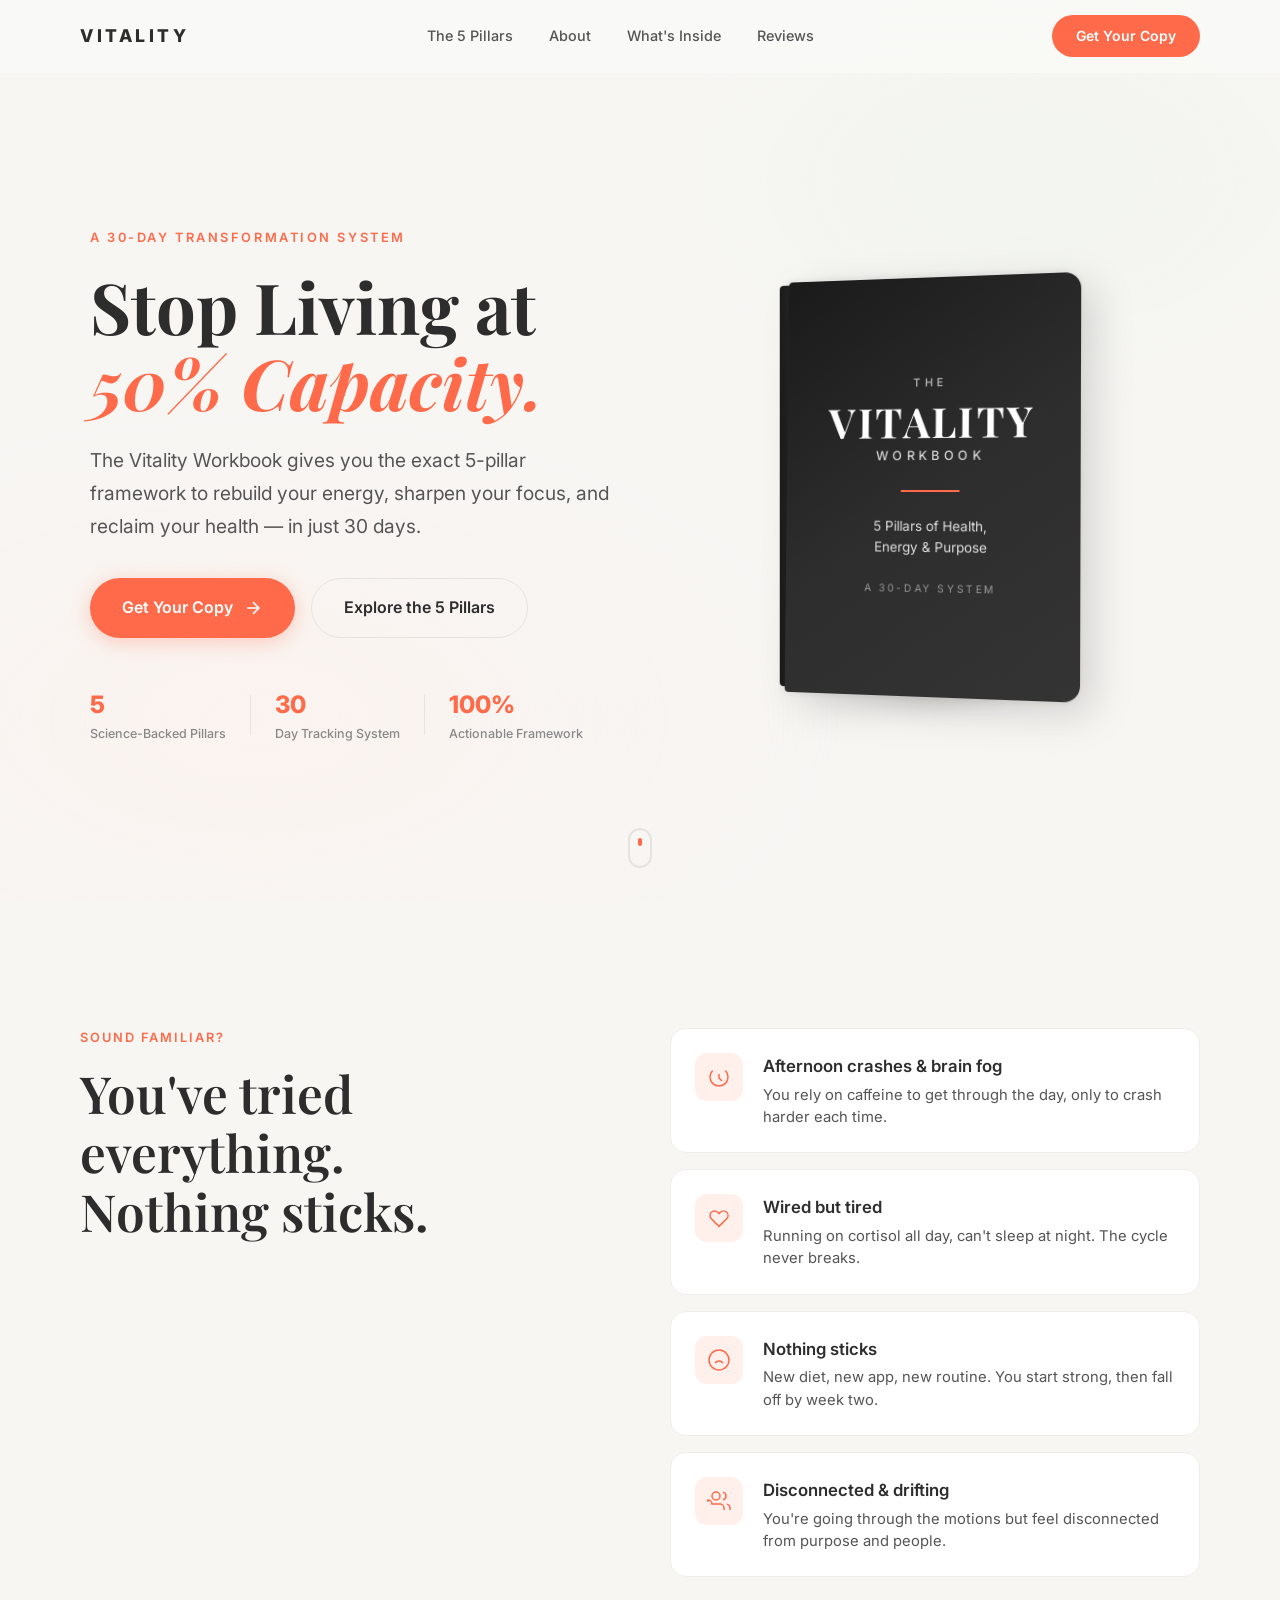
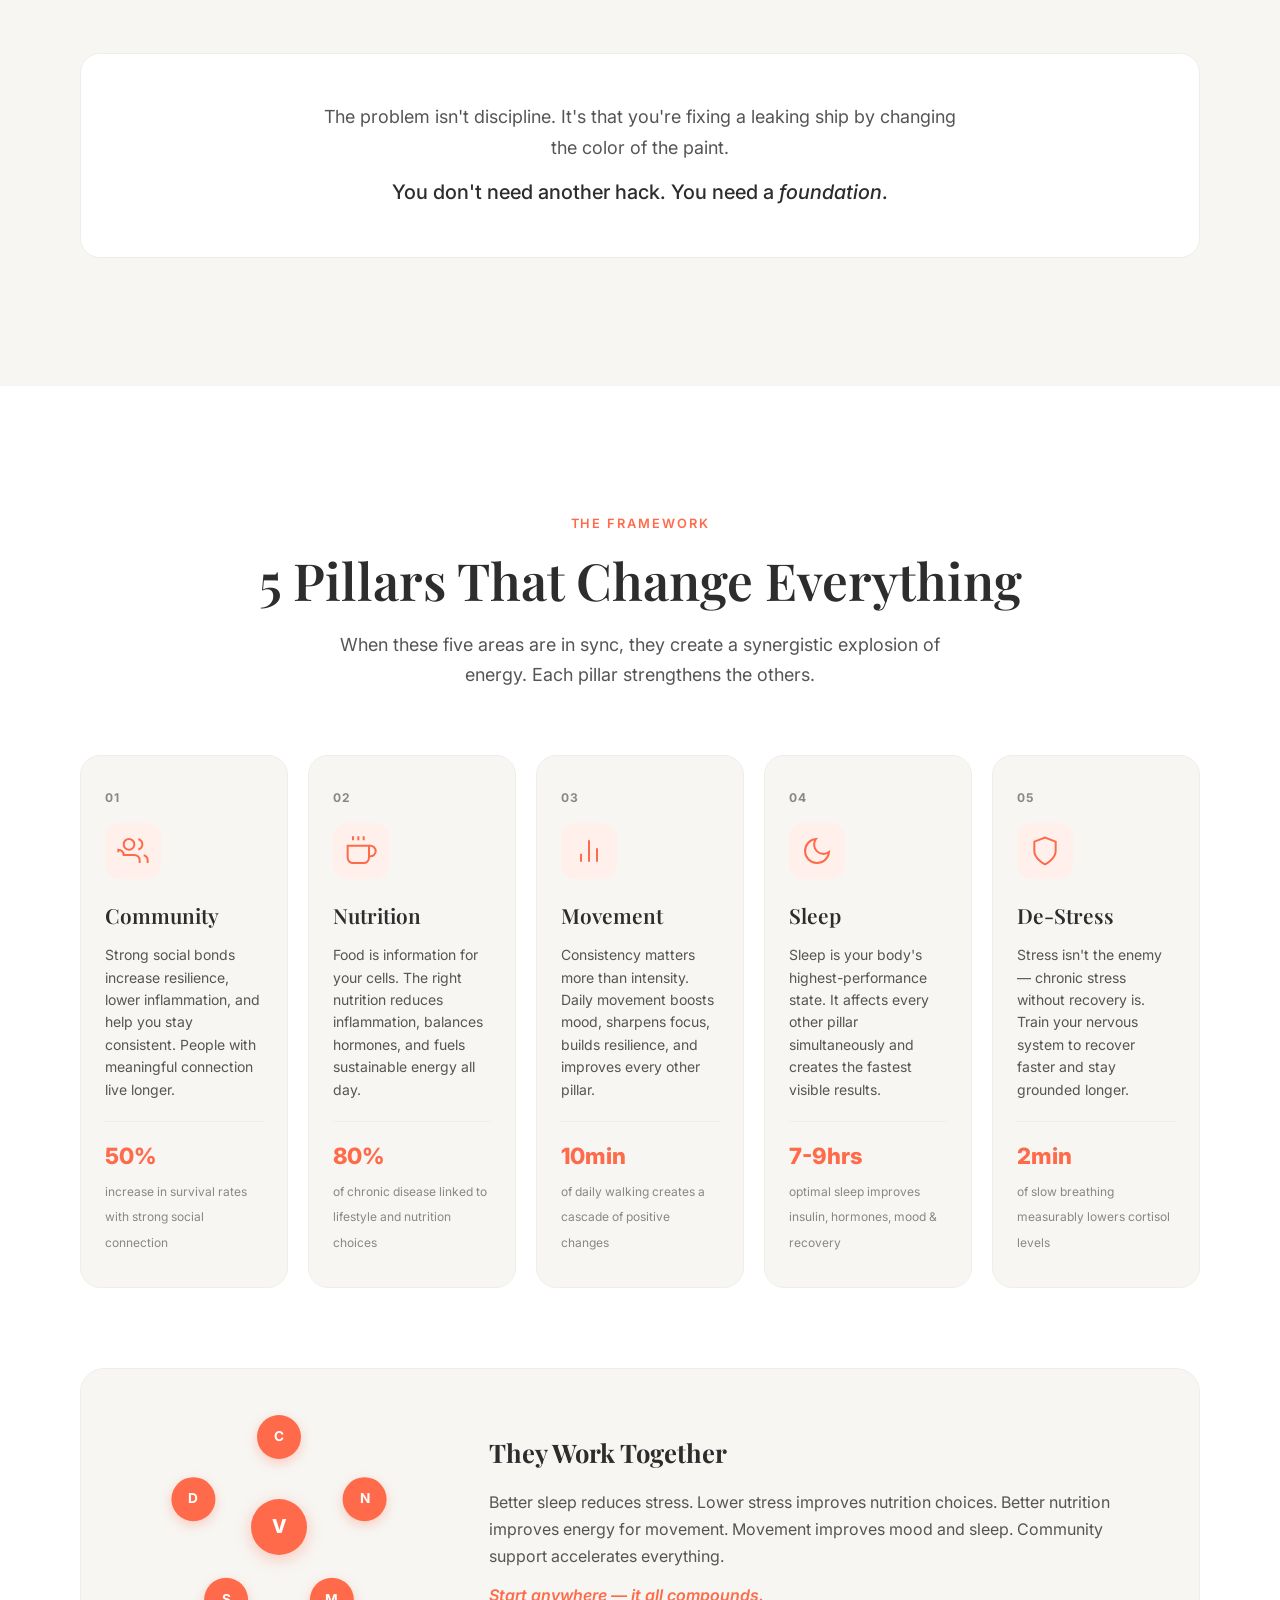
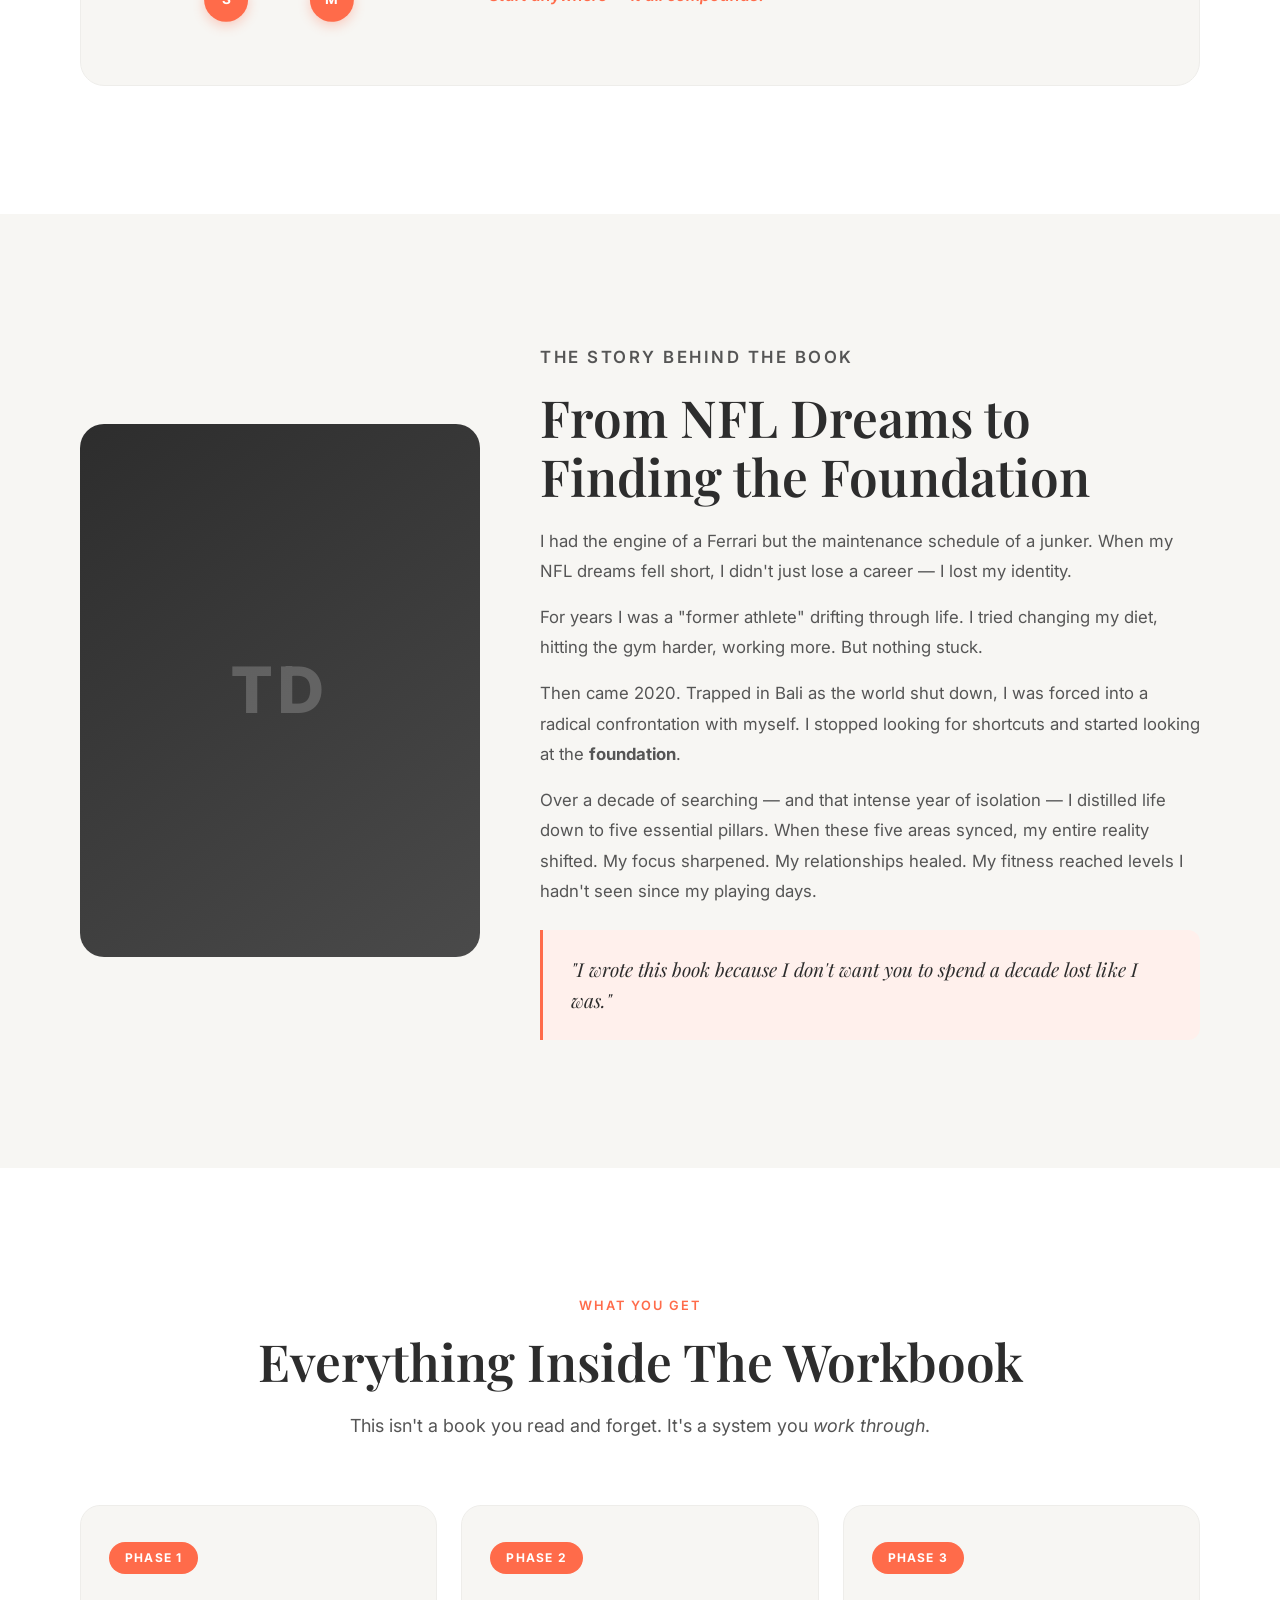
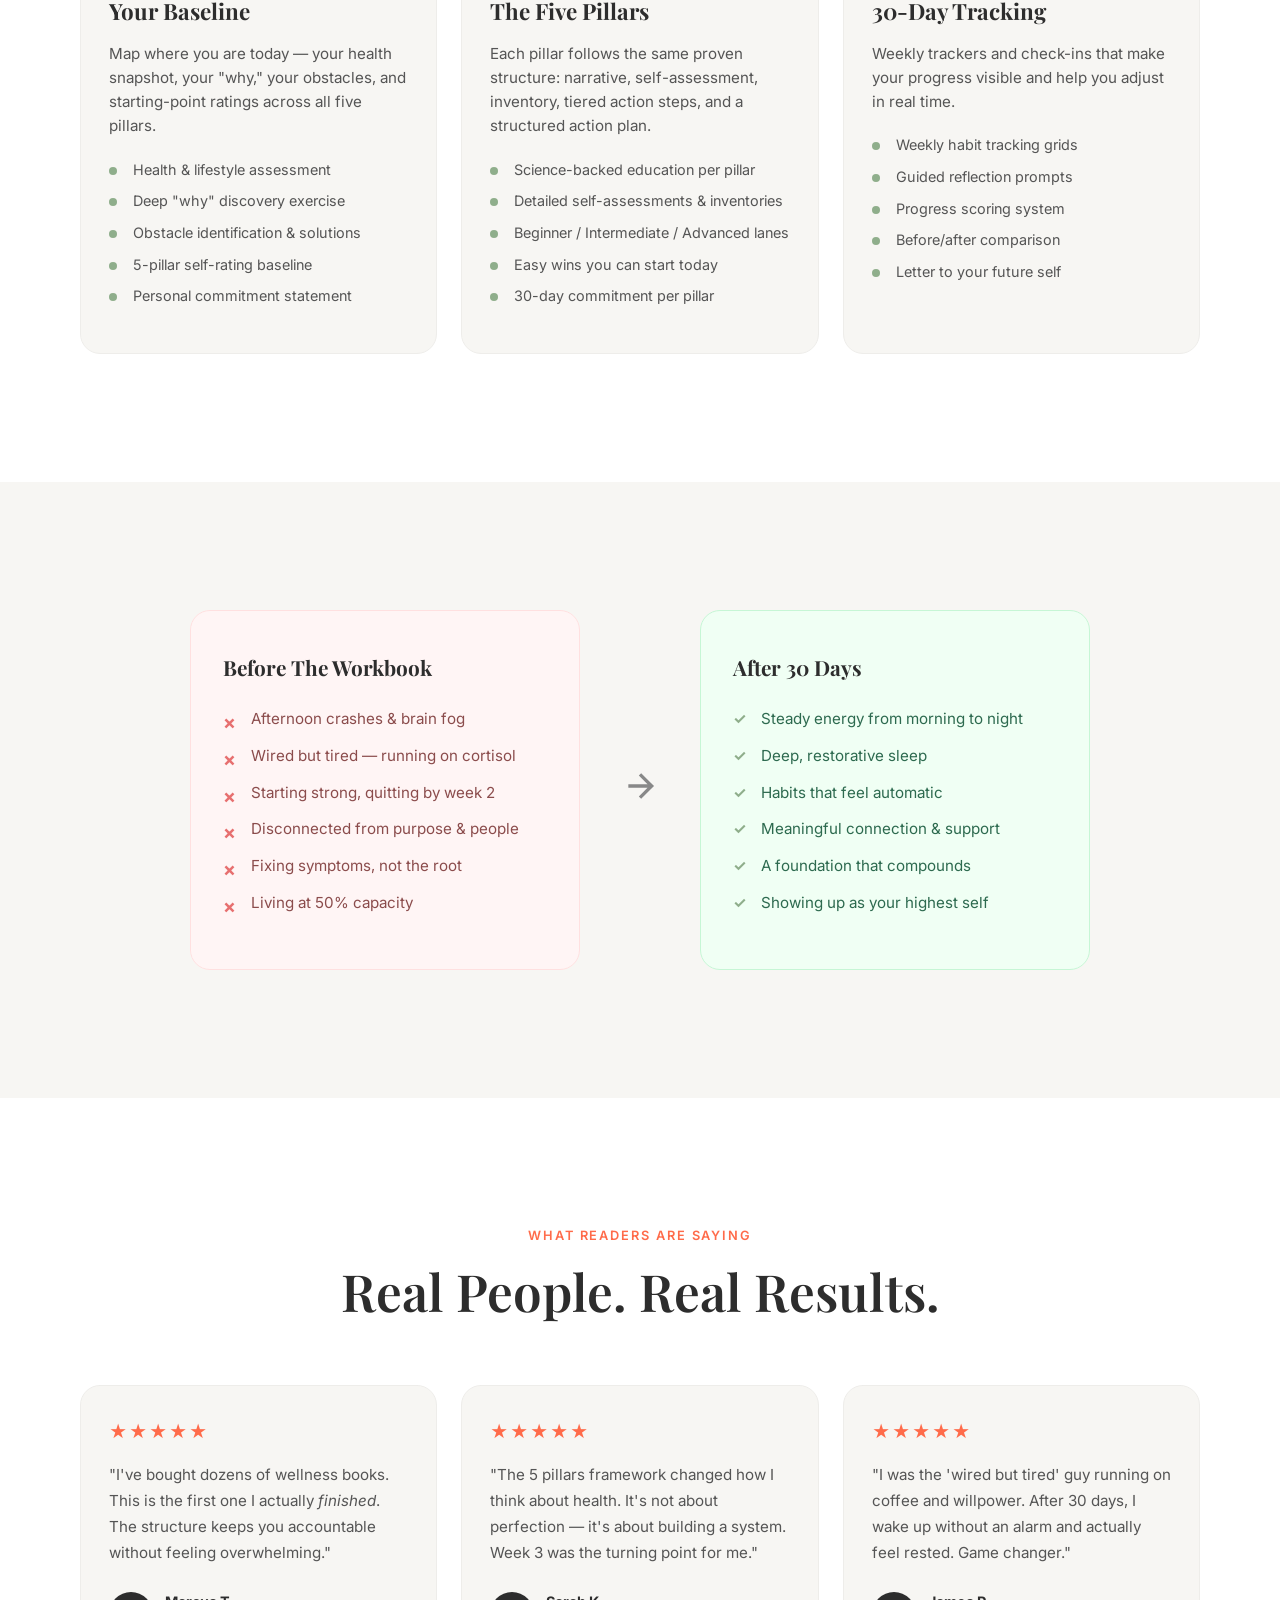
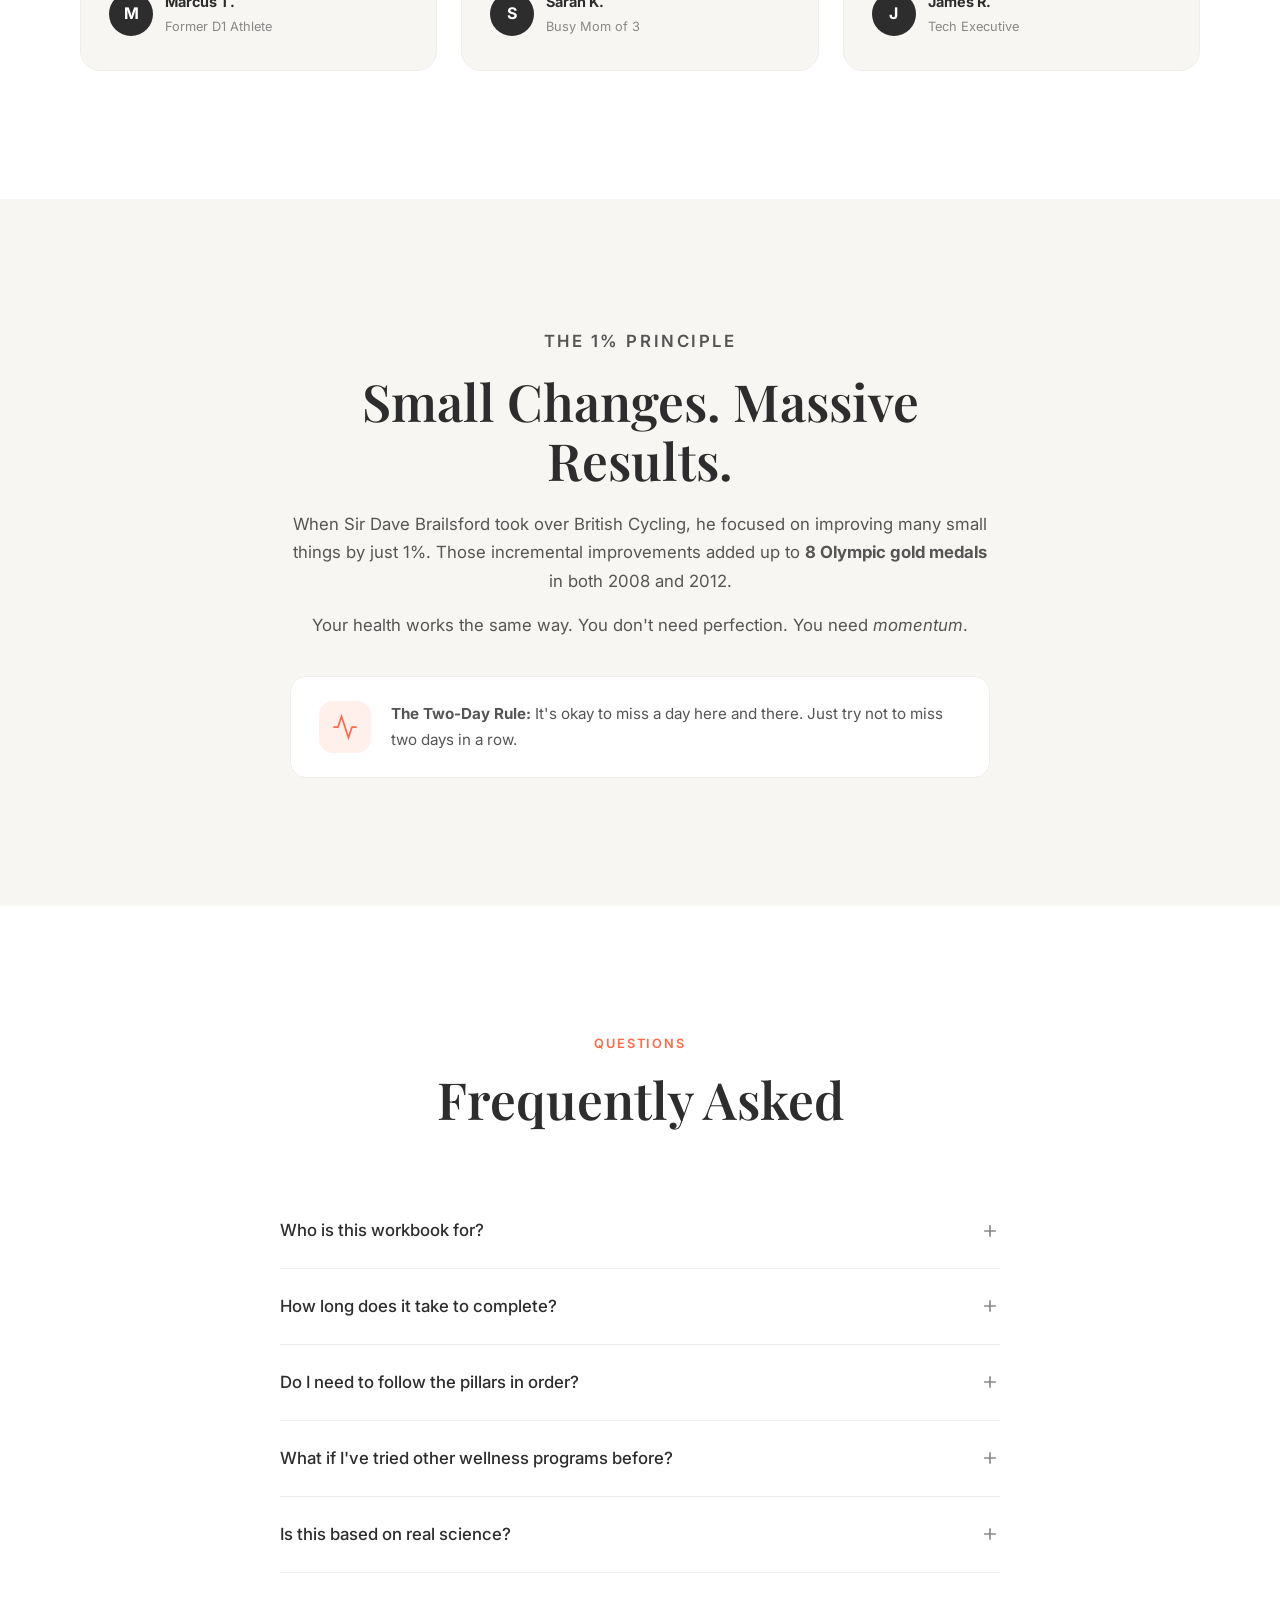
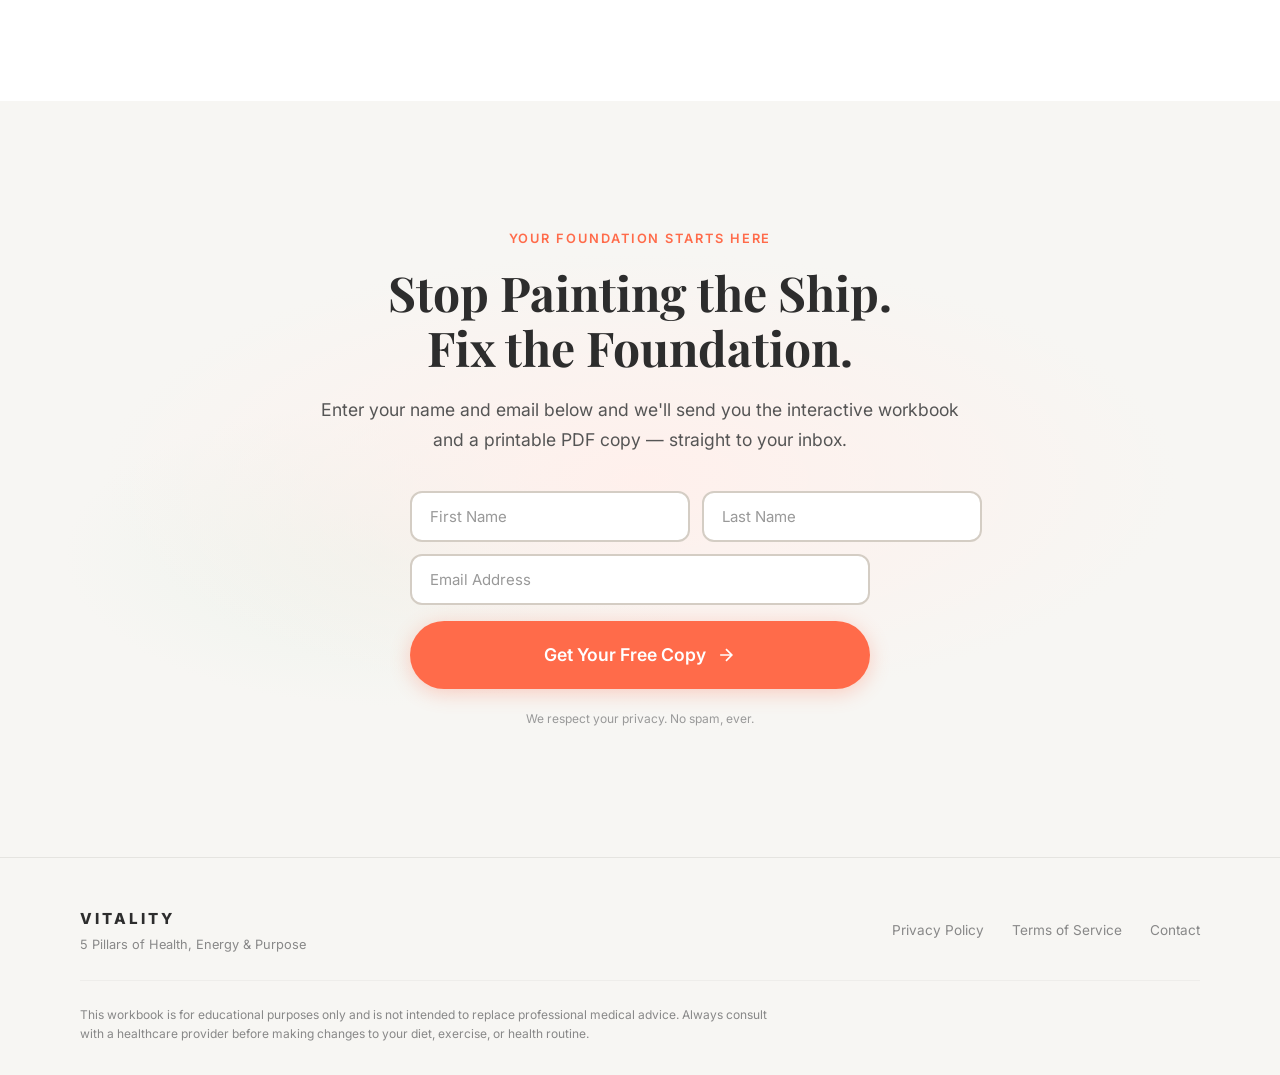
<file: index.html>
<!DOCTYPE html>
<html lang="en">
<head>
  <meta charset="UTF-8">
  <meta name="viewport" content="width=device-width, initial-scale=1.0">
  <title>The Vitality Workbook — 5 Pillars of Health, Energy & Purpose</title>
  <meta name="description" content="A 30-Day System for Building Your Foundation. Transform your energy, health, and purpose with the 5 Pillars framework.">
  <link rel="preconnect" href="https://fonts.googleapis.com">
  <link rel="preconnect" href="https://fonts.gstatic.com" crossorigin>
  <link href="https://fonts.googleapis.com/css2?family=Inter:wght@300;400;500;600;700;800;900&family=Playfair+Display:ital,wght@0,400;0,500;0,600;0,700;1,400;1,500&display=swap" rel="stylesheet">
  <link rel="stylesheet" href="styles.css">
</head>
<body>

  <!-- Navigation -->
  <nav class="nav" id="nav">
    <div class="nav-inner">
      <a href="#" class="nav-logo">VITALITY</a>
      <div class="nav-links">
        <a href="#pillars">The 5 Pillars</a>
        <a href="#author">About</a>
        <a href="#inside">What's Inside</a>
        <a href="#testimonials">Reviews</a>
      </div>
      <a href="#cta-final" class="nav-cta">Get Your Copy</a>
      <button class="nav-toggle" id="nav-toggle" aria-label="Menu">
        <span></span><span></span><span></span>
      </button>
    </div>
    <!-- Mobile menu -->
    <div class="mobile-menu" id="mobile-menu">
      <a href="#pillars">The 5 Pillars</a>
      <a href="#author">About</a>
      <a href="#inside">What's Inside</a>
      <a href="#testimonials">Reviews</a>
      <a href="#cta-final" class="nav-cta">Get Your Copy</a>
    </div>
  </nav>

  <!-- Hero -->
  <section class="hero">
    <div class="hero-bg"></div>
    <div class="container hero-content">
      <div class="hero-text">
        <p class="hero-eyebrow reveal">A 30-Day Transformation System</p>
        <h1 class="hero-title reveal">
          Stop Living at<br>
          <span class="hero-accent">50% Capacity.</span>
        </h1>
        <p class="hero-subtitle reveal">
          The Vitality Workbook gives you the exact 5-pillar framework to rebuild your energy, sharpen your focus, and reclaim your health — in just 30 days.
        </p>
        <div class="hero-actions reveal">
          <a href="#cta-final" class="btn btn-primary btn-lg">
            Get Your Copy
            <svg width="20" height="20" viewBox="0 0 24 24" fill="none" stroke="currentColor" stroke-width="2"><path d="M5 12h14M12 5l7 7-7 7"/></svg>
          </a>
          <a href="#pillars" class="btn btn-ghost btn-lg">Explore the 5 Pillars</a>
        </div>
        <div class="hero-proof reveal">
          <div class="hero-stat">
            <span class="hero-stat-number">5</span>
            <span class="hero-stat-label">Science-Backed Pillars</span>
          </div>
          <div class="hero-stat-divider"></div>
          <div class="hero-stat">
            <span class="hero-stat-number">30</span>
            <span class="hero-stat-label">Day Tracking System</span>
          </div>
          <div class="hero-stat-divider"></div>
          <div class="hero-stat">
            <span class="hero-stat-number">100%</span>
            <span class="hero-stat-label">Actionable Framework</span>
          </div>
        </div>
      </div>
      <div class="hero-visual reveal">
        <div class="book-mockup">
          <div class="book-cover">
            <div class="book-cover-inner">
              <p class="book-tag">THE</p>
              <h2 class="book-title">VITALITY</h2>
              <p class="book-sub">WORKBOOK</p>
              <div class="book-divider"></div>
              <p class="book-desc">5 Pillars of Health,<br>Energy & Purpose</p>
              <p class="book-footer">A 30-Day System</p>
            </div>
          </div>
          <div class="book-spine"></div>
          <div class="book-shadow"></div>
        </div>
      </div>
    </div>
    <div class="hero-scroll">
      <div class="scroll-indicator">
        <div class="scroll-dot"></div>
      </div>
    </div>
  </section>

  <!-- Pain Points -->
  <section class="pain-section">
    <div class="container">
      <div class="pain-grid">
        <div class="pain-left reveal">
          <p class="section-eyebrow">Sound Familiar?</p>
          <h2 class="section-title">You've tried everything.<br>Nothing sticks.</h2>
        </div>
        <div class="pain-right">
          <div class="pain-card reveal">
            <div class="pain-icon">
              <svg width="24" height="24" viewBox="0 0 24 24" fill="none" stroke="currentColor" stroke-width="1.5"><path d="M18.364 5.636a9 9 0 11-12.728 0"/><path d="M12 9v4l3 3"/></svg>
            </div>
            <div>
              <h3>Afternoon crashes & brain fog</h3>
              <p>You rely on caffeine to get through the day, only to crash harder each time.</p>
            </div>
          </div>
          <div class="pain-card reveal">
            <div class="pain-icon">
              <svg width="24" height="24" viewBox="0 0 24 24" fill="none" stroke="currentColor" stroke-width="1.5"><path d="M4.318 6.318a4.5 4.5 0 000 6.364L12 20.364l7.682-7.682a4.5 4.5 0 00-6.364-6.364L12 7.636l-1.318-1.318a4.5 4.5 0 00-6.364 0z"/></svg>
            </div>
            <div>
              <h3>Wired but tired</h3>
              <p>Running on cortisol all day, can't sleep at night. The cycle never breaks.</p>
            </div>
          </div>
          <div class="pain-card reveal">
            <div class="pain-icon">
              <svg width="24" height="24" viewBox="0 0 24 24" fill="none" stroke="currentColor" stroke-width="1.5"><circle cx="12" cy="12" r="10"/><path d="M8 15s1.5-2 4-2 4 2 4 2"/><path d="M9 9h.01M15 9h.01"/></svg>
            </div>
            <div>
              <h3>Nothing sticks</h3>
              <p>New diet, new app, new routine. You start strong, then fall off by week two.</p>
            </div>
          </div>
          <div class="pain-card reveal">
            <div class="pain-icon">
              <svg width="24" height="24" viewBox="0 0 24 24" fill="none" stroke="currentColor" stroke-width="1.5"><path d="M17 21v-2a4 4 0 00-4-4H5a4 4 0 00-4-4v2"/><circle cx="9" cy="7" r="4"/><path d="M23 21v-2a4 4 0 00-3-3.87"/><path d="M16 3.13a4 4 0 010 7.75"/></svg>
            </div>
            <div>
              <h3>Disconnected & drifting</h3>
              <p>You're going through the motions but feel disconnected from purpose and people.</p>
            </div>
          </div>
        </div>
      </div>
      <div class="pain-bridge reveal">
        <p>The problem isn't discipline. It's that you're fixing a leaking ship by changing the color of the paint.</p>
        <p class="pain-bridge-bold">You don't need another hack. You need a <em>foundation</em>.</p>
      </div>
    </div>
  </section>

  <!-- Pillars -->
  <section class="pillars-section" id="pillars">
    <div class="container">
      <div class="section-header reveal">
        <p class="section-eyebrow">The Framework</p>
        <h2 class="section-title">5 Pillars That Change Everything</h2>
        <p class="section-desc">When these five areas are in sync, they create a synergistic explosion of energy. Each pillar strengthens the others.</p>
      </div>
      <div class="pillars-grid">
        <div class="pillar-card reveal" data-pillar="1">
          <div class="pillar-number">01</div>
          <div class="pillar-icon-wrap">
            <svg width="32" height="32" viewBox="0 0 24 24" fill="none" stroke="currentColor" stroke-width="1.5"><path d="M17 21v-2a4 4 0 00-4-4H5a4 4 0 00-4-4v2"/><circle cx="9" cy="7" r="4"/><path d="M23 21v-2a4 4 0 00-3-3.87"/><path d="M16 3.13a4 4 0 010 7.75"/></svg>
          </div>
          <h3>Community</h3>
          <p>Strong social bonds increase resilience, lower inflammation, and help you stay consistent. People with meaningful connection live longer.</p>
          <div class="pillar-stat">
            <span class="pillar-stat-num">50%</span>
            <span class="pillar-stat-label">increase in survival rates with strong social connection</span>
          </div>
        </div>
        <div class="pillar-card reveal" data-pillar="2">
          <div class="pillar-number">02</div>
          <div class="pillar-icon-wrap">
            <svg width="32" height="32" viewBox="0 0 24 24" fill="none" stroke="currentColor" stroke-width="1.5"><path d="M18 8h1a4 4 0 010 8h-1"/><path d="M2 8h16v9a4 4 0 01-4 4H6a4 4 0 01-4-4V8z"/><path d="M6 1v3M10 1v3M14 1v3"/></svg>
          </div>
          <h3>Nutrition</h3>
          <p>Food is information for your cells. The right nutrition reduces inflammation, balances hormones, and fuels sustainable energy all day.</p>
          <div class="pillar-stat">
            <span class="pillar-stat-num">80%</span>
            <span class="pillar-stat-label">of chronic disease linked to lifestyle and nutrition choices</span>
          </div>
        </div>
        <div class="pillar-card reveal" data-pillar="3">
          <div class="pillar-number">03</div>
          <div class="pillar-icon-wrap">
            <svg width="32" height="32" viewBox="0 0 24 24" fill="none" stroke="currentColor" stroke-width="1.5"><path d="M18 20V10M12 20V4M6 20v-6"/></svg>
          </div>
          <h3>Movement</h3>
          <p>Consistency matters more than intensity. Daily movement boosts mood, sharpens focus, builds resilience, and improves every other pillar.</p>
          <div class="pillar-stat">
            <span class="pillar-stat-num">10min</span>
            <span class="pillar-stat-label">of daily walking creates a cascade of positive changes</span>
          </div>
        </div>
        <div class="pillar-card reveal" data-pillar="4">
          <div class="pillar-number">04</div>
          <div class="pillar-icon-wrap">
            <svg width="32" height="32" viewBox="0 0 24 24" fill="none" stroke="currentColor" stroke-width="1.5"><path d="M21 12.79A9 9 0 1111.21 3 7 7 0 0021 12.79z"/></svg>
          </div>
          <h3>Sleep</h3>
          <p>Sleep is your body's highest-performance state. It affects every other pillar simultaneously and creates the fastest visible results.</p>
          <div class="pillar-stat">
            <span class="pillar-stat-num">7-9hrs</span>
            <span class="pillar-stat-label">optimal sleep improves insulin, hormones, mood & recovery</span>
          </div>
        </div>
        <div class="pillar-card reveal" data-pillar="5">
          <div class="pillar-number">05</div>
          <div class="pillar-icon-wrap">
            <svg width="32" height="32" viewBox="0 0 24 24" fill="none" stroke="currentColor" stroke-width="1.5"><path d="M12 22s8-4 8-10V5l-8-3-8 3v7c0 6 8 10 8 10z"/></svg>
          </div>
          <h3>De-Stress</h3>
          <p>Stress isn't the enemy — chronic stress without recovery is. Train your nervous system to recover faster and stay grounded longer.</p>
          <div class="pillar-stat">
            <span class="pillar-stat-num">2min</span>
            <span class="pillar-stat-label">of slow breathing measurably lowers cortisol levels</span>
          </div>
        </div>
      </div>
      <div class="pillars-synergy reveal">
        <div class="synergy-visual">
          <div class="synergy-ring">
            <div class="synergy-node" style="--i:0">C</div>
            <div class="synergy-node" style="--i:1">N</div>
            <div class="synergy-node" style="--i:2">M</div>
            <div class="synergy-node" style="--i:3">S</div>
            <div class="synergy-node" style="--i:4">D</div>
            <div class="synergy-center">V</div>
          </div>
        </div>
        <div class="synergy-text">
          <h3>They Work Together</h3>
          <p>Better sleep reduces stress. Lower stress improves nutrition choices. Better nutrition improves energy for movement. Movement improves mood and sleep. Community support accelerates everything.</p>
          <p class="synergy-highlight">Start anywhere — it all compounds.</p>
        </div>
      </div>
    </div>
  </section>

  <!-- Author -->
  <section class="author-section" id="author">
    <div class="container">
      <div class="author-grid">
        <div class="author-image-wrap reveal">
          <div class="author-image">
            <div class="author-placeholder">
              <div class="author-initials">TD</div>
            </div>
          </div>
        </div>
        <div class="author-text reveal">
          <p class="section-eyebrow">The Story Behind The Book</p>
          <h2 class="section-title">From NFL Dreams to Finding the Foundation</h2>
          <p>I had the engine of a Ferrari but the maintenance schedule of a junker. When my NFL dreams fell short, I didn't just lose a career — I lost my identity.</p>
          <p>For years I was a "former athlete" drifting through life. I tried changing my diet, hitting the gym harder, working more. But nothing stuck.</p>
          <p>Then came 2020. Trapped in Bali as the world shut down, I was forced into a radical confrontation with myself. I stopped looking for shortcuts and started looking at the <strong>foundation</strong>.</p>
          <p>Over a decade of searching — and that intense year of isolation — I distilled life down to five essential pillars. When these five areas synced, my entire reality shifted. My focus sharpened. My relationships healed. My fitness reached levels I hadn't seen since my playing days.</p>
          <blockquote class="author-quote">
            "I wrote this book because I don't want you to spend a decade lost like I was."
          </blockquote>
        </div>
      </div>
    </div>
  </section>

  <!-- What's Inside -->
  <section class="inside-section" id="inside">
    <div class="container">
      <div class="section-header reveal">
        <p class="section-eyebrow">What You Get</p>
        <h2 class="section-title">Everything Inside The Workbook</h2>
        <p class="section-desc">This isn't a book you read and forget. It's a system you <em>work through</em>.</p>
      </div>
      <div class="inside-phases">
        <div class="phase-card reveal">
          <div class="phase-badge">Phase 1</div>
          <h3>Your Baseline</h3>
          <p>Map where you are today — your health snapshot, your "why," your obstacles, and starting-point ratings across all five pillars.</p>
          <ul class="phase-list">
            <li>Health & lifestyle assessment</li>
            <li>Deep "why" discovery exercise</li>
            <li>Obstacle identification & solutions</li>
            <li>5-pillar self-rating baseline</li>
            <li>Personal commitment statement</li>
          </ul>
        </div>
        <div class="phase-card reveal">
          <div class="phase-badge">Phase 2</div>
          <h3>The Five Pillars</h3>
          <p>Each pillar follows the same proven structure: narrative, self-assessment, inventory, tiered action steps, and a structured action plan.</p>
          <ul class="phase-list">
            <li>Science-backed education per pillar</li>
            <li>Detailed self-assessments & inventories</li>
            <li>Beginner / Intermediate / Advanced lanes</li>
            <li>Easy wins you can start today</li>
            <li>30-day commitment per pillar</li>
          </ul>
        </div>
        <div class="phase-card reveal">
          <div class="phase-badge">Phase 3</div>
          <h3>30-Day Tracking</h3>
          <p>Weekly trackers and check-ins that make your progress visible and help you adjust in real time.</p>
          <ul class="phase-list">
            <li>Weekly habit tracking grids</li>
            <li>Guided reflection prompts</li>
            <li>Progress scoring system</li>
            <li>Before/after comparison</li>
            <li>Letter to your future self</li>
          </ul>
        </div>
      </div>
    </div>
  </section>

  <!-- Transformation -->
  <section class="transform-section">
    <div class="container">
      <div class="transform-grid reveal">
        <div class="transform-col transform-before">
          <h3>Before The Workbook</h3>
          <ul>
            <li>Afternoon crashes & brain fog</li>
            <li>Wired but tired — running on cortisol</li>
            <li>Starting strong, quitting by week 2</li>
            <li>Disconnected from purpose & people</li>
            <li>Fixing symptoms, not the root</li>
            <li>Living at 50% capacity</li>
          </ul>
        </div>
        <div class="transform-arrow">
          <svg width="40" height="40" viewBox="0 0 24 24" fill="none" stroke="currentColor" stroke-width="2"><path d="M5 12h14M12 5l7 7-7 7"/></svg>
        </div>
        <div class="transform-col transform-after">
          <h3>After 30 Days</h3>
          <ul>
            <li>Steady energy from morning to night</li>
            <li>Deep, restorative sleep</li>
            <li>Habits that feel automatic</li>
            <li>Meaningful connection & support</li>
            <li>A foundation that compounds</li>
            <li>Showing up as your highest self</li>
          </ul>
        </div>
      </div>
    </div>
  </section>

  <!-- Social Proof / Testimonials -->
  <section class="testimonials-section" id="testimonials">
    <div class="container">
      <div class="section-header reveal">
        <p class="section-eyebrow">What Readers Are Saying</p>
        <h2 class="section-title">Real People. Real Results.</h2>
      </div>
      <div class="testimonials-grid">
        <div class="testimonial-card reveal">
          <div class="testimonial-stars">&#9733;&#9733;&#9733;&#9733;&#9733;</div>
          <p>"I've bought dozens of wellness books. This is the first one I actually <em>finished</em>. The structure keeps you accountable without feeling overwhelming."</p>
          <div class="testimonial-author">
            <div class="testimonial-avatar">M</div>
            <div>
              <strong>Marcus T.</strong>
              <span>Former D1 Athlete</span>
            </div>
          </div>
        </div>
        <div class="testimonial-card reveal">
          <div class="testimonial-stars">&#9733;&#9733;&#9733;&#9733;&#9733;</div>
          <p>"The 5 pillars framework changed how I think about health. It's not about perfection — it's about building a system. Week 3 was the turning point for me."</p>
          <div class="testimonial-author">
            <div class="testimonial-avatar">S</div>
            <div>
              <strong>Sarah K.</strong>
              <span>Busy Mom of 3</span>
            </div>
          </div>
        </div>
        <div class="testimonial-card reveal">
          <div class="testimonial-stars">&#9733;&#9733;&#9733;&#9733;&#9733;</div>
          <p>"I was the 'wired but tired' guy running on coffee and willpower. After 30 days, I wake up without an alarm and actually feel rested. Game changer."</p>
          <div class="testimonial-author">
            <div class="testimonial-avatar">J</div>
            <div>
              <strong>James R.</strong>
              <span>Tech Executive</span>
            </div>
          </div>
        </div>
      </div>
    </div>
  </section>

  <!-- Marginal Gains -->
  <section class="gains-section">
    <div class="container">
      <div class="gains-content reveal">
        <p class="section-eyebrow">The 1% Principle</p>
        <h2 class="section-title">Small Changes. Massive Results.</h2>
        <p>When Sir Dave Brailsford took over British Cycling, he focused on improving many small things by just 1%. Those incremental improvements added up to <strong>8 Olympic gold medals</strong> in both 2008 and 2012.</p>
        <p>Your health works the same way. You don't need perfection. You need <em>momentum</em>.</p>
        <div class="gains-rule">
          <div class="gains-icon">
            <svg width="28" height="28" viewBox="0 0 24 24" fill="none" stroke="currentColor" stroke-width="1.5"><path d="M22 12h-4l-3 9L9 3l-3 9H2"/></svg>
          </div>
          <p><strong>The Two-Day Rule:</strong> It's okay to miss a day here and there. Just try not to miss two days in a row.</p>
        </div>
      </div>
    </div>
  </section>

  <!-- FAQ -->
  <section class="faq-section" id="faq">
    <div class="container">
      <div class="section-header reveal">
        <p class="section-eyebrow">Questions</p>
        <h2 class="section-title">Frequently Asked</h2>
      </div>
      <div class="faq-list">
        <div class="faq-item reveal">
          <button class="faq-trigger">
            <span>Who is this workbook for?</span>
            <svg width="20" height="20" viewBox="0 0 24 24" fill="none" stroke="currentColor" stroke-width="2"><path d="M12 5v14M5 12h14"/></svg>
          </button>
          <div class="faq-content">
            <p>Whether you're a former athlete, a burnt-out professional, or someone who feels like they're living at 50% capacity — this workbook is your roadmap back to your highest self. It's built for anyone ready to stop relying on luck and start building a real foundation.</p>
          </div>
        </div>
        <div class="faq-item reveal">
          <button class="faq-trigger">
            <span>How long does it take to complete?</span>
            <svg width="20" height="20" viewBox="0 0 24 24" fill="none" stroke="currentColor" stroke-width="2"><path d="M12 5v14M5 12h14"/></svg>
          </button>
          <div class="faq-content">
            <p>The workbook is designed as a 30-day system, but it's not a race. You can move through it at your own pace. Most people spend 15-20 minutes per day on the exercises and tracking.</p>
          </div>
        </div>
        <div class="faq-item reveal">
          <button class="faq-trigger">
            <span>Do I need to follow the pillars in order?</span>
            <svg width="20" height="20" viewBox="0 0 24 24" fill="none" stroke="currentColor" stroke-width="2"><path d="M12 5v14M5 12h14"/></svg>
          </button>
          <div class="faq-content">
            <p>Most people get the best results by moving through pillars 1 through 5 in order — the sequence builds momentum and stacks results. But if you know which pillar needs the most work, you can jump straight there. Start anywhere — it all compounds.</p>
          </div>
        </div>
        <div class="faq-item reveal">
          <button class="faq-trigger">
            <span>What if I've tried other wellness programs before?</span>
            <svg width="20" height="20" viewBox="0 0 24 24" fill="none" stroke="currentColor" stroke-width="2"><path d="M12 5v14M5 12h14"/></svg>
          </button>
          <div class="faq-content">
            <p>Most programs focus on one thing — a diet, a workout plan, a meditation app. This workbook addresses the whole ecosystem. The 5 pillars work synergistically, so improvements in one area amplify every other area. That's why this sticks when other things haven't.</p>
          </div>
        </div>
        <div class="faq-item reveal">
          <button class="faq-trigger">
            <span>Is this based on real science?</span>
            <svg width="20" height="20" viewBox="0 0 24 24" fill="none" stroke="currentColor" stroke-width="2"><path d="M12 5v14M5 12h14"/></svg>
          </button>
          <div class="faq-content">
            <p>Every pillar is backed by peer-reviewed research — from the Harvard Adult Development Study on community, to UCLA's social genomics research, to the latest sleep and stress science. The workbook cites specific studies throughout so you understand <em>why</em> each pillar matters.</p>
          </div>
        </div>
      </div>
    </div>
  </section>

  <!-- Final CTA -->
  <section class="cta-section" id="cta-final">
    <div class="container">
      <div class="cta-content reveal">
        <p class="section-eyebrow">Your Foundation Starts Here</p>
        <h2 class="cta-title">Stop Painting the Ship.<br>Fix the Foundation.</h2>
        <p class="cta-desc">Enter your name and email below and we'll send you the interactive workbook and a printable PDF copy — straight to your inbox.</p>

        <!-- Intake Form -->
        <form id="intake-form" class="intake-form" onsubmit="return false;">
          <div class="intake-row">
            <input type="text" id="intake-first" placeholder="First Name" required />
            <input type="text" id="intake-last" placeholder="Last Name" required />
          </div>
          <input type="email" id="intake-email" placeholder="Email Address" required />
          <button type="submit" class="btn btn-primary btn-xl intake-btn" id="intake-submit">
            Get Your Free Copy
            <svg width="20" height="20" viewBox="0 0 24 24" fill="none" stroke="currentColor" stroke-width="2"><path d="M5 12h14M12 5l7 7-7 7"/></svg>
          </button>
          <p class="intake-privacy">We respect your privacy. No spam, ever.</p>
        </form>

        <!-- Success message (hidden by default) -->
        <div id="intake-success" style="display: none;">
          <div class="intake-success-box">
            <svg width="48" height="48" viewBox="0 0 24 24" fill="none" stroke="#E8734A" stroke-width="2"><path d="M22 11.08V12a10 10 0 11-5.93-9.14"/><polyline points="22 4 12 14.01 9 11.01"/></svg>
            <h3>You're In!</h3>
            <p>Check your inbox — your interactive workbook link and printable PDF are on the way.</p>
            <p class="intake-success-note">Don't see it within a few minutes? Check your spam folder.</p>
          </div>
        </div>
      </div>
    </div>
  </section>

  <!-- Footer -->
  <footer class="footer">
    <div class="container">
      <div class="footer-inner">
        <div class="footer-brand">
          <span class="footer-logo">VITALITY</span>
          <p>5 Pillars of Health, Energy & Purpose</p>
        </div>
        <div class="footer-links">
          <a href="#">Privacy Policy</a>
          <a href="#">Terms of Service</a>
          <a href="#">Contact</a>
        </div>
      </div>
      <div class="footer-disclaimer">
        <p>This workbook is for educational purposes only and is not intended to replace professional medical advice. Always consult with a healthcare provider before making changes to your diet, exercise, or health routine.</p>
      </div>
    </div>
  </footer>

  <script src="script.js"></script>
</body>
</html>
</file>
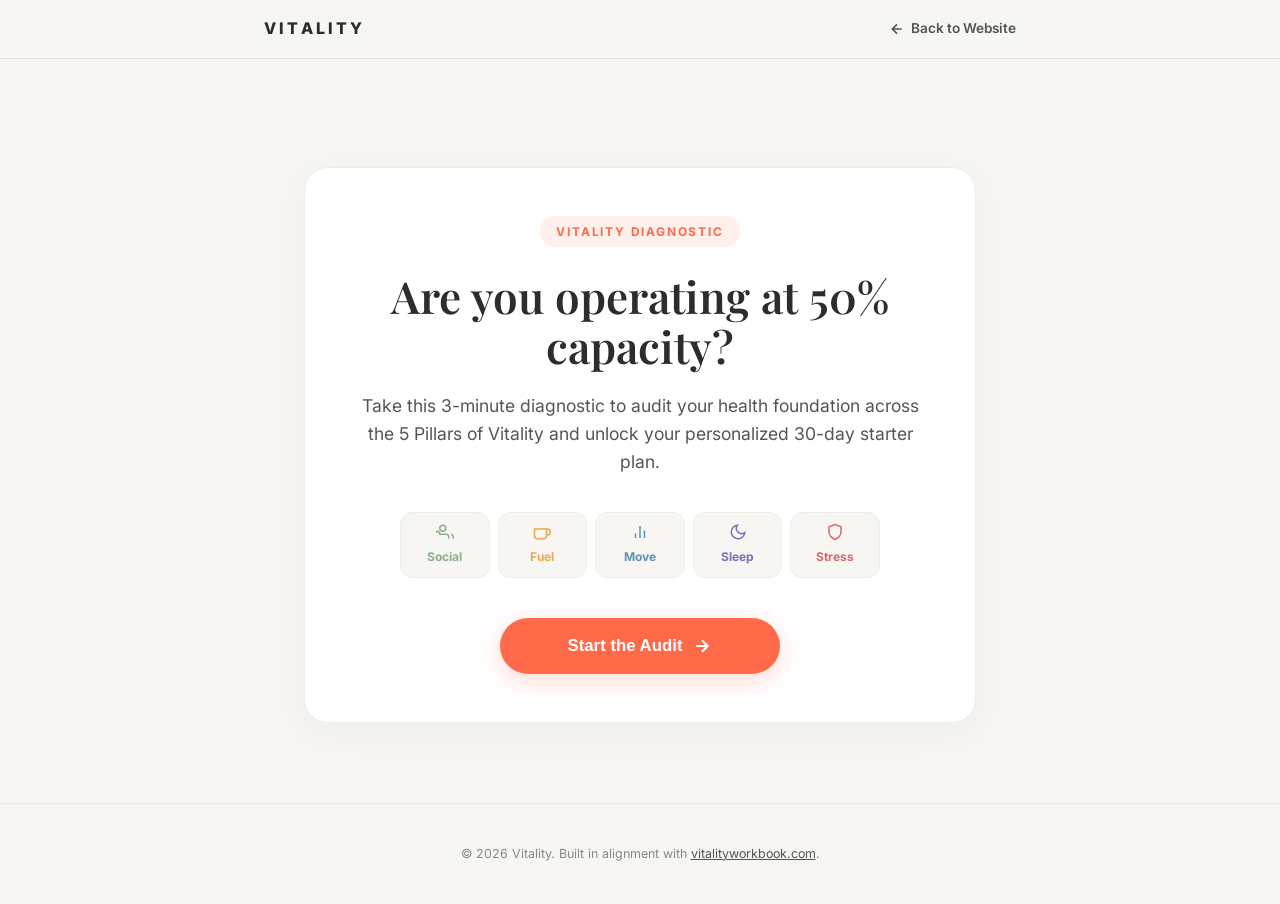
<file: quiz/index.html>
<!DOCTYPE html>
<html lang="en">
<head>
  <meta charset="UTF-8">
  <meta name="viewport" content="width=device-width, initial-scale=1.0">
  <title>Vitality Audit — Find Your Energy Leaks</title>
  <meta name="description" content="Assess your wellness foundation across the 5 Pillars of Health, Energy & Purpose. Get your personalized Vitality Score and a 30-day action plan.">
  <link rel="preconnect" href="https://fonts.googleapis.com">
  <link rel="preconnect" href="https://fonts.gstatic.com" crossorigin>
  <link href="https://fonts.googleapis.com/css2?family=Inter:wght@300;400;500;600;700;800&family=Playfair+Display:ital,wght@0,500;0,600;0,700;1,400&display=swap" rel="stylesheet">
  
  <style>
    /* Styling tokens matching vitalityworkbook.com */
    :root {
      --color-bg: #F7F6F3;
      --color-surface: #FFFFFF;
      --color-text: #2D2D2D;
      --color-text-secondary: #555555;
      --color-text-muted: #888888;
      --color-accent: #FF6B4A;
      --color-accent-light: #FF8266;
      --color-accent-pale: #FFF0EC;
      --color-accent-glow: rgba(255, 107, 74, 0.12);
      --color-border: #E5E4E0;
      --color-border-light: #EEEDEA;
      
      --color-community: #8FAE8B; /* Sage Green */
      --color-nutrition: #EAA850; /* Warm Gold */
      --color-movement: #5C93B4; /* Slate Blue */
      --color-sleep: #7D6FB8;    /* Indigo */
      --color-stress: #D96B6B;   /* Rust Red */
      
      --font-sans: 'Inter', -apple-system, BlinkMacSystemFont, 'Segoe UI', sans-serif;
      --font-serif: 'Playfair Display', Georgia, serif;
      --ease-out: cubic-bezier(0.16, 1, 0.3, 1);
    }

    * {
      box-sizing: border-box;
      margin: 0;
      padding: 0;
    }

    body {
      font-family: var(--font-sans);
      background-color: var(--color-bg);
      color: var(--color-text);
      line-height: 1.6;
      -webkit-font-smoothing: antialiased;
      display: flex;
      flex-direction: column;
      min-height: 100vh;
    }

    header {
      background: rgba(247, 246, 243, 0.85);
      backdrop-filter: blur(20px);
      -webkit-backdrop-filter: blur(20px);
      border-bottom: 1px solid var(--color-border);
      position: sticky;
      top: 0;
      z-index: 10;
    }

    .header-inner {
      max-width: 800px;
      margin: 0 auto;
      padding: 16px 24px;
      display: flex;
      justify-content: space-between;
      align-items: center;
    }

    .logo {
      font-weight: 800;
      font-size: 1rem;
      letter-spacing: 0.2em;
      color: var(--color-text);
      text-decoration: none;
    }

    .back-btn {
      font-size: 0.85rem;
      font-weight: 600;
      color: var(--color-text-secondary);
      text-decoration: none;
      display: flex;
      align-items: center;
      gap: 6px;
      transition: color 0.2s;
    }
    .back-btn:hover {
      color: var(--color-accent);
    }

    main {
      flex: 1;
      max-width: 720px;
      width: 100%;
      margin: 0 auto;
      padding: 40px 24px 80px;
      display: flex;
      flex-direction: column;
      justify-content: center;
    }

    /* Container Card */
    .card {
      background: var(--color-surface);
      border: 1px solid var(--color-border-light);
      border-radius: 24px;
      padding: 48px 40px;
      box-shadow: 0 10px 40px rgba(45, 45, 45, 0.04);
      position: relative;
      overflow: hidden;
      transition: all 0.5s var(--ease-out);
    }

    @media (max-width: 580px) {
      .card {
        padding: 32px 20px;
        border-radius: 20px;
      }
      main {
        padding: 20px 16px 60px;
      }
    }

    /* Progress Bar */
    .progress-container {
      margin-bottom: 32px;
      opacity: 0;
      transition: opacity 0.3s;
    }
    .progress-container.visible {
      opacity: 1;
    }
    .progress-track {
      height: 6px;
      background: var(--color-border-light);
      border-radius: 100px;
      overflow: hidden;
      position: relative;
    }
    .progress-fill {
      height: 100%;
      background: var(--color-accent);
      width: 0%;
      border-radius: 100px;
      transition: width 0.4s var(--ease-out);
    }
    .progress-text {
      display: flex;
      justify-content: space-between;
      margin-top: 10px;
      font-size: 0.78rem;
      font-weight: 600;
      color: var(--color-text-muted);
      letter-spacing: 0.05em;
      text-transform: uppercase;
    }

    /* Views */
    .view {
      display: none;
    }
    .view.active {
      display: block;
      animation: fadeIn 0.6s var(--ease-out) forwards;
    }

    @keyframes fadeIn {
      from { opacity: 0; transform: translateY(12px); }
      to { opacity: 1; transform: translateY(0); }
    }

    /* 1. Landing View */
    .landing-view {
      text-align: center;
    }
    .badge {
      display: inline-block;
      font-size: 0.75rem;
      font-weight: 700;
      letter-spacing: 0.15em;
      text-transform: uppercase;
      color: var(--color-accent);
      background: var(--color-accent-pale);
      padding: 6px 16px;
      border-radius: 100px;
      margin-bottom: 24px;
    }
    .title {
      font-family: var(--font-serif);
      font-size: clamp(2rem, 5vw, 2.75rem);
      font-weight: 600;
      line-height: 1.15;
      margin-bottom: 20px;
    }
    .subtitle {
      font-size: 1.1rem;
      color: var(--color-text-secondary);
      margin-bottom: 36px;
      max-width: 580px;
      margin-left: auto;
      margin-right: auto;
    }
    .pillars-teaser {
      display: grid;
      grid-template-columns: repeat(5, 1fr);
      gap: 8px;
      max-width: 480px;
      margin: 0 auto 40px;
    }
    .teaser-node {
      font-size: 0.75rem;
      font-weight: 700;
      padding: 10px 4px;
      border-radius: 12px;
      background: var(--color-bg);
      border: 1px solid var(--color-border-light);
      display: flex;
      flex-direction: column;
      align-items: center;
      gap: 6px;
    }
    .teaser-node svg {
      width: 18px;
      height: 18px;
    }
    .btn {
      display: inline-flex;
      align-items: center;
      justify-content: center;
      gap: 10px;
      background: var(--color-accent);
      color: #FFFFFF;
      font-size: 1.05rem;
      font-weight: 600;
      padding: 18px 36px;
      border: none;
      border-radius: 100px;
      cursor: pointer;
      box-shadow: 0 6px 24px rgba(255, 107, 74, 0.25);
      transition: all 0.3s var(--ease-out);
      text-decoration: none;
      width: 100%;
      max-width: 280px;
    }
    .btn:hover {
      background: var(--color-accent-light);
      transform: translateY(-2px);
      box-shadow: 0 8px 32px rgba(255, 107, 74, 0.35);
    }
    .btn svg {
      transition: transform 0.3s var(--ease-out);
    }
    .btn:hover svg {
      transform: translateX(4px);
    }

    /* 2. Quiz View */
    .question-category {
      font-size: 0.8rem;
      font-weight: 700;
      letter-spacing: 0.15em;
      text-transform: uppercase;
      margin-bottom: 12px;
      display: flex;
      align-items: center;
      gap: 8px;
    }
    .category-dot {
      width: 8px;
      height: 8px;
      border-radius: 50%;
    }
    .question-text {
      font-family: var(--font-serif);
      font-size: clamp(1.4rem, 4vw, 1.8rem);
      font-weight: 600;
      line-height: 1.3;
      margin-bottom: 32px;
      color: var(--color-text);
    }
    .options-grid {
      display: flex;
      flex-direction: column;
      gap: 16px;
    }
    .option-card {
      background: var(--color-surface);
      border: 1.5px solid var(--color-border);
      border-radius: 16px;
      padding: 20px 24px;
      cursor: pointer;
      display: flex;
      align-items: center;
      gap: 16px;
      text-align: left;
      transition: all 0.25s var(--ease-out);
    }
    .option-card:hover {
      border-color: var(--color-accent);
      background: var(--color-accent-pale);
    }
    .option-card.selected {
      border-color: var(--color-accent);
      background: var(--color-accent-pale);
      box-shadow: 0 4px 12px var(--color-accent-glow);
    }
    .option-indicator {
      width: 22px;
      height: 22px;
      border-radius: 50%;
      border: 2px solid var(--color-border);
      display: flex;
      align-items: center;
      justify-content: center;
      flex-shrink: 0;
      transition: all 0.2s;
    }
    .option-card:hover .option-indicator {
      border-color: var(--color-accent);
    }
    .option-card.selected .option-indicator {
      border-color: var(--color-accent);
      background: var(--color-accent);
    }
    .option-card.selected .option-indicator::after {
      content: '';
      width: 8px;
      height: 8px;
      background: #FFFFFF;
      border-radius: 50%;
    }
    .option-text-content {
      font-size: 1rem;
      font-weight: 500;
      color: var(--color-text);
    }

    /* 3. Lead Capture View */
    .lead-view {
      text-align: center;
    }
    .lead-icon-box {
      width: 72px;
      height: 72px;
      background: var(--color-accent-pale);
      border-radius: 20px;
      display: flex;
      align-items: center;
      justify-content: center;
      color: var(--color-accent);
      margin: 0 auto 28px;
    }
    .lead-view p.lead-desc {
      color: var(--color-text-secondary);
      font-size: 1.05rem;
      margin-bottom: 32px;
      max-width: 460px;
      margin-left: auto;
      margin-right: auto;
    }
    .form-group {
      margin-bottom: 20px;
      text-align: left;
      max-width: 400px;
      margin-left: auto;
      margin-right: auto;
    }
    .form-group label {
      display: block;
      font-size: 0.8rem;
      font-weight: 600;
      letter-spacing: 0.05em;
      text-transform: uppercase;
      color: var(--color-text-secondary);
      margin-bottom: 8px;
    }
    .form-control {
      width: 100%;
      padding: 16px 20px;
      font-family: var(--font-sans);
      font-size: 1rem;
      border: 1.5px solid var(--color-border);
      border-radius: 12px;
      background: var(--color-bg);
      color: var(--color-text);
      outline: none;
      transition: all 0.3s;
    }
    .form-control:focus {
      border-color: var(--color-accent);
      background: #FFFFFF;
      box-shadow: 0 0 0 4px var(--color-accent-glow);
    }
    .form-privacy {
      font-size: 0.78rem;
      color: var(--color-text-muted);
      margin-top: 16px;
    }

    /* 4. Results View */
    .results-grid {
      display: flex;
      flex-direction: column;
      gap: 40px;
    }
    .score-circle-wrapper {
      display: flex;
      flex-direction: column;
      align-items: center;
      text-align: center;
      padding-bottom: 24px;
      border-bottom: 1px solid var(--color-border-light);
    }
    .score-radial {
      position: relative;
      width: 160px;
      height: 160px;
      margin-bottom: 20px;
    }
    .score-radial svg {
      width: 160px;
      height: 160px;
      transform: rotate(-90deg);
    }
    .score-radial circle {
      fill: none;
      stroke-width: 12;
    }
    .score-radial-bg {
      stroke: var(--color-border-light);
    }
    .score-radial-fill {
      stroke: var(--color-accent);
      stroke-dasharray: 440;
      stroke-dashoffset: 440;
      stroke-linecap: round;
      transition: stroke-dashoffset 1.5s ease-out;
    }
    .score-radial-text {
      position: absolute;
      inset: 0;
      display: flex;
      flex-direction: column;
      align-items: center;
      justify-content: center;
    }
    .score-number {
      font-size: 2.5rem;
      font-weight: 800;
      color: var(--color-text);
      line-height: 1;
    }
    .score-pct {
      font-size: 1.25rem;
      font-weight: 600;
    }
    .score-label {
      font-size: 0.72rem;
      font-weight: 700;
      letter-spacing: 0.1em;
      text-transform: uppercase;
      color: var(--color-text-muted);
      margin-top: 4px;
    }
    .score-message h3 {
      font-family: var(--font-serif);
      font-size: 1.6rem;
      margin-bottom: 8px;
    }
    .score-message p {
      color: var(--color-text-secondary);
      max-width: 520px;
      margin: 0 auto;
    }

    /* Pillars breakdown list */
    .pillars-breakdown {
      display: flex;
      flex-direction: column;
      gap: 20px;
    }
    .breakdown-title {
      font-size: 0.85rem;
      font-weight: 700;
      letter-spacing: 0.1em;
      text-transform: uppercase;
      color: var(--color-text-muted);
      margin-bottom: 8px;
    }
    .pillar-row {
      background: var(--color-bg);
      border: 1px solid var(--color-border-light);
      border-radius: 16px;
      padding: 16px 20px;
    }
    .pillar-row-header {
      display: flex;
      justify-content: space-between;
      align-items: center;
      margin-bottom: 10px;
    }
    .pillar-row-name {
      font-weight: 700;
      font-size: 0.95rem;
      display: flex;
      align-items: center;
      gap: 10px;
    }
    .pillar-row-color-dot {
      width: 10px;
      height: 10px;
      border-radius: 50%;
    }
    .pillar-row-score {
      font-weight: 700;
      font-size: 0.9rem;
    }
    .pillar-row-track {
      height: 6px;
      background: var(--color-border);
      border-radius: 10px;
      overflow: hidden;
    }
    .pillar-row-fill {
      height: 100%;
      border-radius: 10px;
      width: 0%;
      transition: width 1.2s ease-out;
    }

    /* Personalized Recommendation */
    .rec-box {
      background: var(--color-accent-pale);
      border: 1px solid rgba(255, 107, 74, 0.15);
      border-radius: 20px;
      padding: 28px;
      margin-top: 16px;
    }
    .rec-eyebrow {
      font-size: 0.75rem;
      font-weight: 700;
      letter-spacing: 0.12em;
      text-transform: uppercase;
      color: var(--color-accent);
      margin-bottom: 12px;
      display: flex;
      align-items: center;
      gap: 6px;
    }
    .rec-title {
      font-family: var(--font-serif);
      font-size: 1.3rem;
      font-weight: 600;
      margin-bottom: 10px;
    }
    .rec-desc {
      font-size: 0.95rem;
      color: var(--color-text-secondary);
      margin-bottom: 20px;
    }
    .rec-challenge {
      background: var(--color-surface);
      border-radius: 12px;
      padding: 16px;
      border-left: 4px solid var(--color-accent);
      font-size: 0.925rem;
    }
    .rec-challenge strong {
      display: block;
      color: var(--color-text);
      margin-bottom: 4px;
    }

    /* Final action */
    .cta-box {
      text-align: center;
      padding-top: 24px;
      border-top: 1px solid var(--color-border-light);
    }
    .cta-box p {
      font-size: 0.95rem;
      color: var(--color-text-secondary);
      margin-bottom: 24px;
    }
    .cta-box .btn {
      max-width: 320px;
    }

    /* Footer */
    footer {
      text-align: center;
      padding: 40px 24px;
      font-size: 0.78rem;
      color: var(--color-text-muted);
      border-top: 1px solid var(--color-border-light);
      margin-top: auto;
    }
    footer a {
      color: var(--color-text-secondary);
      text-decoration: underline;
    }
  </style>
</head>
<body>

  <header>
    <div class="header-inner">
      <a href="#" class="logo">VITALITY</a>
      <a href="http://vitalityworkbook.com" class="back-btn">
        <svg width="16" height="16" viewBox="0 0 24 24" fill="none" stroke="currentColor" stroke-width="2.5"><path d="M19 12H5M12 19l-7-7 7-7"/></svg>
        Back to Website
      </a>
    </div>
  </header>

  <main>
    <!-- Progress Indicator -->
    <div class="progress-container" id="progress-container">
      <div class="progress-track">
        <div class="progress-fill" id="progress-fill"></div>
      </div>
      <div class="progress-text">
        <span id="progress-step-text">Question 1 of 25</span>
        <span id="progress-category-text">Community</span>
      </div>
    </div>

    <!-- MAIN CARD -->
    <div class="card">
      
      <!-- 1. LANDING VIEW -->
      <div class="view active" id="view-landing">
        <div class="landing-view">
          <span class="badge">Vitality Diagnostic</span>
          <h1 class="title">Are you operating at 50% capacity?</h1>
          <p class="subtitle">Take this 3-minute diagnostic to audit your health foundation across the 5 Pillars of Vitality and unlock your personalized 30-day starter plan.</p>
          
          <div class="pillars-teaser">
            <div class="teaser-node" style="color: var(--color-community)">
              <svg viewBox="0 0 24 24" fill="none" stroke="currentColor" stroke-width="2"><path d="M17 21v-2a4 4 0 00-4-4H5a4 4 0 00-4-4v2"/><circle cx="9" cy="7" r="4"/><path d="M23 21v-2a4 4 0 00-3-3.87"/></svg>
              <span>Social</span>
            </div>
            <div class="teaser-node" style="color: var(--color-nutrition)">
              <svg viewBox="0 0 24 24" fill="none" stroke="currentColor" stroke-width="2"><path d="M18 8h1a4 4 0 010 8h-1"/><path d="M2 8h16v9a4 4 0 01-4 4H6a4 4 0 01-4-4V8z"/></svg>
              <span>Fuel</span>
            </div>
            <div class="teaser-node" style="color: var(--color-movement)">
              <svg viewBox="0 0 24 24" fill="none" stroke="currentColor" stroke-width="2"><path d="M18 20V10M12 20V4M6 20v-6"/></svg>
              <span>Move</span>
            </div>
            <div class="teaser-node" style="color: var(--color-sleep)">
              <svg viewBox="0 0 24 24" fill="none" stroke="currentColor" stroke-width="2"><path d="M21 12.79A9 9 0 1111.21 3 7 7 0 0021 12.79z"/></svg>
              <span>Sleep</span>
            </div>
            <div class="teaser-node" style="color: var(--color-stress)">
              <svg viewBox="0 0 24 24" fill="none" stroke="currentColor" stroke-width="2"><path d="M12 22s8-4 8-10V5l-8-3-8 3v7c0 6 8 10 8 10z"/></svg>
              <span>Stress</span>
            </div>
          </div>

          <button class="btn" id="start-btn">
            Start the Audit
            <svg width="20" height="20" viewBox="0 0 24 24" fill="none" stroke="currentColor" stroke-width="2.5"><path d="M5 12h14M12 5l7 7-7 7"/></svg>
          </button>
        </div>
      </div>

      <!-- 2. QUIZ VIEW -->
      <div class="view" id="view-quiz">
        <div class="question-category" id="question-category">
          <span class="category-dot" id="category-dot"></span>
          <span id="category-name">Community</span>
        </div>
        <h2 class="question-text" id="question-text">Question text goes here?</h2>
        <div class="options-grid" id="options-grid">
          <!-- Options injected dynamically -->
        </div>
      </div>

      <!-- 3. LEAD CAPTURE VIEW -->
      <div class="view" id="view-lead">
        <div class="lead-view">
          <div class="lead-icon-box">
            <svg width="32" height="32" viewBox="0 0 24 24" fill="none" stroke="currentColor" stroke-width="2"><path d="M22 11.08V12a10 10 0 11-5.93-9.14"/><polyline points="22 4 12 14.01 9 11.01"/></svg>
          </div>
          <h2 class="title">Audit Complete!</h2>
          <p class="lead-desc">Enter your details below to calculate your Vitality Capacity score and unlock your customized 5-pillar breakdown and 30-day starter plan.</p>
          
          <form id="lead-form" onsubmit="return false;">
            <div style="display: flex; gap: 16px; margin-bottom: 20px; max-width: 400px; margin-left: auto; margin-right: auto;">
              <div style="flex: 1; text-align: left;">
                <label for="lead-first" style="display: block; font-size: 0.8rem; font-weight: 600; letter-spacing: 0.05em; text-transform: uppercase; color: var(--color-text-secondary); margin-bottom: 8px;">First Name</label>
                <input type="text" id="lead-first" class="form-control" placeholder="First" required />
              </div>
              <div style="flex: 1; text-align: left;">
                <label for="lead-last" style="display: block; font-size: 0.8rem; font-weight: 600; letter-spacing: 0.05em; text-transform: uppercase; color: var(--color-text-secondary); margin-bottom: 8px;">Last Name</label>
                <input type="text" id="lead-last" class="form-control" placeholder="Last" required />
              </div>
            </div>
            <div class="form-group">
              <label for="lead-email">Email Address</label>
              <input type="email" id="lead-email" class="form-control" placeholder="you@example.com" required />
            </div>
            <button type="submit" class="btn" id="submit-lead-btn" style="margin-top: 12px;">
              Get My Score
              <svg width="20" height="20" viewBox="0 0 24 24" fill="none" stroke="currentColor" stroke-width="2.5"><path d="M5 12h14M12 5l7 7-7 7"/></svg>
            </button>
            <p class="form-privacy">We respect your privacy. No spam, ever. Results are calculated instantly.</p>
          </form>
        </div>
      </div>

      <!-- 4. RESULTS VIEW -->
      <div class="view" id="view-results">
        <div class="results-grid">
          
          <!-- Radial Score Section -->
          <div class="score-circle-wrapper">
            <div class="score-radial">
              <svg>
                <circle class="score-radial-bg" cx="80" cy="80" r="70"></circle>
                <circle class="score-radial-fill" id="score-ring" cx="80" cy="80" r="70"></circle>
              </svg>
              <div class="score-radial-text">
                <span class="score-number" id="score-num">0</span>
                <span class="score-label">Capacity</span>
              </div>
            </div>
            <div class="score-message">
              <h3 id="result-greeting">Hey Name, here is your Vitality Snapshot</h3>
              <p id="result-interpretation">You are running on moderate energy but experiencing regular crashes. Let's fix the foundation.</p>
            </div>
          </div>

          <!-- Pillars Progress Bars -->
          <div class="pillars-breakdown">
            <h4 class="breakdown-title">Your 5-Pillar Scorecard</h4>
            
            <!-- Community Row -->
            <div class="pillar-row">
              <div class="pillar-row-header">
                <span class="pillar-row-name" style="color: var(--color-community)">
                  <span class="pillar-row-color-dot" style="background-color: var(--color-community)"></span>
                  Community
                </span>
                <span class="pillar-row-score" id="score-community-text">0 / 50</span>
              </div>
              <div class="pillar-row-track">
                <div class="pillar-row-fill" id="fill-community" style="background-color: var(--color-community)"></div>
              </div>
            </div>

            <!-- Nutrition Row -->
            <div class="pillar-row">
              <div class="pillar-row-header">
                <span class="pillar-row-name" style="color: var(--color-nutrition)">
                  <span class="pillar-row-color-dot" style="background-color: var(--color-nutrition)"></span>
                  Nutrition
                </span>
                <span class="pillar-row-score" id="score-nutrition-text">0 / 50</span>
              </div>
              <div class="pillar-row-track">
                <div class="pillar-row-fill" id="fill-nutrition" style="background-color: var(--color-nutrition)"></div>
              </div>
            </div>

            <!-- Movement Row -->
            <div class="pillar-row">
              <div class="pillar-row-header">
                <span class="pillar-row-name" style="color: var(--color-movement)">
                  <span class="pillar-row-color-dot" style="background-color: var(--color-movement)"></span>
                  Movement
                </span>
                <span class="pillar-row-score" id="score-movement-text">0 / 50</span>
              </div>
              <div class="pillar-row-track">
                <div class="pillar-row-fill" id="fill-movement" style="background-color: var(--color-movement)"></div>
              </div>
            </div>

            <!-- Sleep Row -->
            <div class="pillar-row">
              <div class="pillar-row-header">
                <span class="pillar-row-name" style="color: var(--color-sleep)">
                  <span class="pillar-row-color-dot" style="background-color: var(--color-sleep)"></span>
                  Sleep
                </span>
                <span class="pillar-row-score" id="score-sleep-text">0 / 50</span>
              </div>
              <div class="pillar-row-track">
                <div class="pillar-row-fill" id="fill-sleep" style="background-color: var(--color-sleep)"></div>
              </div>
            </div>

            <!-- Stress Row -->
            <div class="pillar-row">
              <div class="pillar-row-header">
                <span class="pillar-row-name" style="color: var(--color-stress)">
                  <span class="pillar-row-color-dot" style="background-color: var(--color-stress)"></span>
                  De-Stress
                </span>
                <span class="pillar-row-score" id="score-stress-text">0 / 50</span>
              </div>
              <div class="pillar-row-track">
                <div class="pillar-row-fill" id="fill-stress" style="background-color: var(--color-stress)"></div>
              </div>
            </div>

          </div>

          <!-- Personalized Recommendation Box -->
          <div class="rec-box">
            <span class="rec-eyebrow">
              <svg width="14" height="14" viewBox="0 0 24 24" fill="none" stroke="currentColor" stroke-width="2.5"><path d="M12 22s8-4 8-10V5l-8-3-8 3v7c0 6 8 10 8 10z"/></svg>
              Primary Energy Leak Identified
            </span>
            <h4 class="rec-title" id="rec-title">Your Sleep pillar needs immediate repair</h4>
            <p class="rec-desc" id="rec-desc">When sleep is compromised, it causes a cascading failure across nutrition, movement, and stress recovery. Addressing sleep is your fastest path to increasing your energy.</p>
            
            <div class="rec-challenge">
              <strong id="rec-challenge-title">The Screen-Free Wind Down Challenge:</strong>
              <span id="rec-challenge-desc">Turn off all screens (phone, laptop, TV) 30 minutes before your target bedtime. Replace it with 10 pages of a fiction book or simple light stretching. Complete this for 5 of the next 7 days.</span>
            </div>
          </div>

          <!-- CTA to buy workbook -->
          <div class="cta-box">
            <p>Ready to rebuild your foundation? The full <strong>Vitality Workbook</strong> includes guided assessments, action protocols for all 5 pillars, and a physical tracker to sustain your progress.</p>
            <a href="http://vitalityworkbook.com#cta-final" class="btn">
              Get the Vitality Workbook
              <svg width="20" height="20" viewBox="0 0 24 24" fill="none" stroke="currentColor" stroke-width="2.5"><path d="M5 12h14M12 5l7 7-7 7"/></svg>
            </a>
          </div>

        </div>
      </div>

    </div>
  </main>

  <footer>
    <p>&copy; 2026 Vitality. Built in alignment with <a href="http://vitalityworkbook.com">vitalityworkbook.com</a>.</p>
  </footer>

  <script>
    // Quiz configuration and data
    const categories = {
      COMMUNITY: { name: 'Community', color: 'var(--color-community)' },
      NUTRITION: { name: 'Nutrition', color: 'var(--color-nutrition)' },
      MOVEMENT: { name: 'Movement', color: 'var(--color-movement)' },
      SLEEP: { name: 'Sleep', color: 'var(--color-sleep)' },
      STRESS: { name: 'De-Stress', color: 'var(--color-stress)' }
    };

    const questions = [
      // Community (0 to 4)
      {
        category: categories.COMMUNITY,
        text: "Do you have a core circle of friends or family you can call in a crisis without hesitation?",
        options: [
          { text: "Yes, absolutely — I have multiple people I trust completely.", points: 10 },
          { text: "I have 1 or 2 people, but we are not always in close contact.", points: 5 },
          { text: "Honestly, I feel quite isolated right now.", points: 0 }
        ]
      },
      {
        category: categories.COMMUNITY,
        text: "How often do you engage in meaningful, face-to-face social connection (outside of professional work)?",
        options: [
          { text: "Multiple times a week (meals, sports, group activities).", points: 10 },
          { text: "Once a week or bi-weekly.", points: 5 },
          { text: "Rarely or only once a month.", points: 0 }
        ]
      },
      {
        category: categories.COMMUNITY,
        text: "Do you feel a deep sense of belonging and support in your day-to-day life?",
        options: [
          { text: "Yes, I feel integrated with a community or supportive group.", points: 10 },
          { text: "Somewhat — I have touchpoints but feel somewhat disconnected.", points: 5 },
          { text: "No, I feel mostly disconnected from the people around me.", points: 0 }
        ]
      },
      {
        category: categories.COMMUNITY,
        text: "How often do you participate in group gatherings, hobbies, or community events?",
        options: [
          { text: "At least weekly (clubs, classes, leagues, volunteer groups).", points: 10 },
          { text: "1 to 2 times a month.", points: 5 },
          { text: "Rarely or never.", points: 0 }
        ]
      },
      {
        category: categories.COMMUNITY,
        text: "Do you feel comfortable opening up to someone in your life about your stresses or personal struggles?",
        options: [
          { text: "Yes, multiple close friends or family members.", points: 10 },
          { text: "Only one specific person.", points: 5 },
          { text: "No, I generally keep my struggles to myself.", points: 0 }
        ]
      },
      // Nutrition (5 to 9)
      {
        category: categories.NUTRITION,
        text: "How often do you experience physical energy crashes or brain fog 1 to 2 hours after meals?",
        options: [
          { text: "Rarely — my energy remains stable and clean.", points: 10 },
          { text: "Occasionally, particularly after heavy lunches or sugary treats.", points: 5 },
          { text: "Almost every single day — I regularly need caffeine to push through.", points: 0 }
        ]
      },
      {
        category: categories.NUTRITION,
        text: "What percentage of your daily food intake consists of unprocessed, single-ingredient whole foods?",
        options: [
          { text: "High percentage (80%+) — lots of plants, clean proteins, and healthy fats.", points: 10 },
          { text: "Moderate percentage (40% to 79%) — a mix of whole foods and convenience meals.", points: 5 },
          { text: "Under 40% — I rely heavily on takeout, pre-packaged foods, or snacks.", points: 0 }
        ]
      },
      {
        category: categories.NUTRITION,
        text: "How consistent are your eating times, and do you feel in control of your daily cravings?",
        options: [
          { text: "Very consistent routine, and cravings are rare or easily managed.", points: 10 },
          { text: "Somewhat consistent, but I struggle with evening snacks or sugar cravings.", points: 5 },
          { text: "Extremely erratic eating patterns, and constant strong cravings.", points: 0 }
        ]
      },
      {
        category: categories.NUTRITION,
        text: "Do you regularly eat late at night (within 2 hours of bedtime) or graze constantly throughout the day?",
        options: [
          { text: "No, I finish eating at least 3 hours before bed and avoid constant snacking.", points: 10 },
          { text: "Occasionally, or I snack mildly between meals.", points: 5 },
          { text: "Yes, I regularly eat late snacks or graze all day long.", points: 0 }
        ]
      },
      {
        category: categories.NUTRITION,
        text: "How consistently do you drink clean, plain water throughout the day (excluding sodas, sweet drinks, or heavy coffee)?",
        options: [
          { text: "Very consistent — I drink plenty of water and feel well-hydrated.", points: 10 },
          { text: "Moderate — I drink water but often go hours forgetting to hydrate.", points: 5 },
          { text: "Rarely — I rely mostly on coffee, sodas, or energy drinks.", points: 0 }
        ]
      },
      // Movement (10 to 14)
      {
        category: categories.MOVEMENT,
        text: "How much active, continuous physical movement (like walking, running, gym, sports) do you get daily?",
        options: [
          { text: "30 minutes or more of consistent movement.", points: 10 },
          { text: "10 to 29 minutes (usually walking or light tasks).", points: 5 },
          { text: "Less than 10 minutes total — I sit for almost the entire day.", points: 0 }
        ]
      },
      {
        category: categories.MOVEMENT,
        text: "How would you rate your daily physical energy, joint mobility, and body stiffness?",
        options: [
          { text: "Excellent — I feel springy, flexible, and mostly pain-free.", points: 10 },
          { text: "Average — I have some persistent stiffness or low-grade aches.", points: 5 },
          { text: "Poor — I feel heavy, very stiff, or deal with chronic joint issues.", points: 0 }
        ]
      },
      {
        category: categories.MOVEMENT,
        text: "How consistently do you deliberately exercise or do mobility work throughout the week?",
        options: [
          { text: "4 or more times a week, and it feels like a solid habit.", points: 10 },
          { text: "1 to 3 times a week, but it feels inconsistent.", points: 5 },
          { text: "Rarely or never.", points: 0 }
        ]
      },
      {
        category: categories.MOVEMENT,
        text: "How many minutes of moderate cardiovascular exercise (e.g. brisk walking, cycling, light jog) do you get per week?",
        options: [
          { text: "150 minutes or more (about 20-30 mins a day).", points: 10 },
          { text: "30 to 149 minutes.", points: 5 },
          { text: "Under 30 minutes total.", points: 0 }
        ]
      },
      {
        category: categories.MOVEMENT,
        text: "Do you engage in structured resistance or strength training (bodyweight, weights, bands)?",
        options: [
          { text: "Yes, 3 or more times per week.", points: 10 },
          { text: "Yes, 1 to 2 times per week.", points: 5 },
          { text: "Rarely or never.", points: 0 }
        ]
      },
      // Sleep (15 to 19)
      {
        category: categories.SLEEP,
        text: "How many hours of sleep do you average per night, and how do you feel when you wake up?",
        options: [
          { text: "7 to 9 hours, and I wake up rested and ready without an alarm.", points: 10 },
          { text: "6 to 7 hours, and I wake up feeling slightly groggy or tired.", points: 5 },
          { text: "Under 6 hours, or I wake up absolutely exhausted daily.", points: 0 }
        ]
      },
      {
        category: categories.SLEEP,
        text: "Do you struggle with falling asleep, staying asleep, or running on an active brain late at night?",
        options: [
          { text: "Rarely — I fall asleep in 15 mins and sleep through the night.", points: 10 },
          { text: "Occasionally — I have nights where I toss and turn or wake up at 3 AM.", points: 5 },
          { text: "Almost every night — I am 'wired but tired' and have chronic insomnia.", points: 0 }
        ]
      },
      {
        category: categories.SLEEP,
        text: "Do you have a consistent winding-down routine (no screens, dim lights) at least 30 minutes before sleep?",
        options: [
          { text: "Yes, I disconnect from screens and allow my mind to settle.", points: 10 },
          { text: "Sometimes, but I often check my phone in bed or watch TV right before sleep.", points: 5 },
          { text: "Never — my screen is the last thing I see before closing my eyes.", points: 0 }
        ]
      },
      {
        category: categories.SLEEP,
        text: "Do you get direct outdoor sunlight in your eyes within 30 minutes of waking up?",
        options: [
          { text: "Yes, consistently (helps set my morning circadian clock).", points: 10 },
          { text: "Sometimes, when it is convenient or sunny.", points: 5 },
          { text: "Rarely or never — I stay indoors under artificial light.", points: 0 }
        ]
      },
      {
        category: categories.SLEEP,
        text: "Do you go to sleep and wake up at roughly the exact same times every day (even on weekends)?",
        options: [
          { text: "Yes, very consistent schedule (within a 30-minute window).", points: 10 },
          { text: "Somewhat — I shift my wake times by 1-2 hours on weekends.", points: 5 },
          { text: "No, my sleep schedule is completely erratic and inconsistent.", points: 0 }
        ]
      },
      // Stress (20 to 24)
      {
        category: categories.STRESS,
        text: "How often do you feel overwhelmed, anxious, or unable to quiet your thoughts during the day?",
        options: [
          { text: "Rarely — I handle pressure well and stay present.", points: 10 },
          { text: "Occasionally — I have periods of high stress, but I can shake them off.", points: 5 },
          { text: "Almost constantly — I feel like I'm running on cortisol all day long.", points: 0 }
        ]
      },
      {
        category: categories.STRESS,
        text: "Do you actively practice any stress recovery tools (breathwork, meditation, walks in nature) daily?",
        options: [
          { text: "Yes, I dedicate 5-15 minutes to deliberate recovery every day.", points: 10 },
          { text: "Occasionally, but not consistently enough to make it a routine.", points: 5 },
          { text: "Never — I just power through until my day ends.", points: 0 }
        ]
      },
      {
        category: categories.STRESS,
        text: "When an unexpected stressor hits, how quickly does your body and mind return to a calm state?",
        options: [
          { text: "Within minutes — I can ground myself and reset.", points: 10 },
          { text: "Within a few hours — it lingers, but I eventually settle.", points: 5 },
          { text: "It stays with me all day, affects my sleep, and triggers physical symptoms.", points: 0 }
        ]
      },
      {
        category: categories.STRESS,
        text: "Do you experience physical symptoms of stress, such as tight shoulders, jaw-clenching, or shallow breathing?",
        options: [
          { text: "Rarely or never.", points: 10 },
          { text: "Occasionally, during intense work sessions.", points: 5 },
          { text: "Almost constantly throughout the day.", points: 0 }
        ]
      },
      {
        category: categories.STRESS,
        text: "Do you block out non-negotiable time each week for pure rest, play, or fun with no specific goal?",
        options: [
          { text: "Yes, I make fun and recovery a top priority.", points: 10 },
          { text: "Occasionally, when my schedule permits.", points: 5 },
          { text: "Never — I feel guilty when I'm not doing something productive.", points: 0 }
        ]
      }
    ];

    // Recommendations database based on lowest scoring pillar
    const recommendations = {
      'Community': {
        title: "Your Community pillar needs attention",
        desc: "Human connection is an essential biological signal of safety. When you feel isolated, your body runs on high alert, elevating baseline inflammation and cortisol, making it harder to recover and sleep.",
        challengeTitle: "The 'No-Work Connection' Challenge",
        challengeDesc: "Schedule one 15-minute phone call, coffee, or walk with a friend or family member this week. The only rule: you are not allowed to discuss work, stress, or your to-do list. Focus purely on catching up and listening."
      },
      'Nutrition': {
        title: "Your Nutrition pillar is leaking energy",
        desc: "If you experience afternoon crashes and constant cravings, your blood sugar is likely on a rollercoaster. Highly processed foods fuel cellular inflammation and cause severe energy fluctuations, leaving you relying on caffeine.",
        challengeTitle: "The 'Whole Foods Swap' Challenge",
        challengeDesc: "For the next 7 days, replace one processed snack or convenience meal per day with a single-ingredient whole food alternative. Think a handful of raw nuts, a piece of fruit, or a hard-boiled egg. Simple, clean cellular fuel."
      },
      'Movement': {
        title: "Your Movement pillar has stalled",
        desc: "You don't need exhausting workouts to feel energetic. In fact, intense exercise on top of chronic fatigue only increases cortisol. Consistent, low-intensity daily movement is the key to oxygenating your blood and building mitochondria.",
        challengeTitle: "The 'Two-Day Rule' Walk Protocol",
        challengeDesc: "Commit to a 10-minute continuous walk outside in daylight every single day. The goal is consistency. If you miss a day, it's okay, but apply the Two-Day Rule: never miss two days in a row."
      },
      'Sleep': {
        title: "Your Sleep pillar is your primary bottleneck",
        desc: "Sleep is the master reset switch for your hormonal system, insulin sensitivity, and brain waste clearance. If sleep is broken, it acts as a ceiling on every other pillar — you cannot out-exercise or out-eat poor sleep.",
        challengeTitle: "The 'Screen-Free Buffer' Challenge",
        challengeDesc: "Commit to turning off all screens (phone, laptop, TV) 30 minutes before your target bedtime. Place your phone charger across the room. Replace screen time with reading a fiction book, journaling, or stretching."
      },
      'De-Stress': {
        title: "Your De-Stress pillar is overloaded",
        desc: "Stress itself is not the problem — the lack of recovery is. If you run on adrenaline and cortisol all day without deliberate periods of down-regulation, your nervous system remains stuck in fight-or-flight, burning out your adrenals.",
        challengeTitle: "The '2-Minute Box Breathing' Habit",
        challengeDesc: "Twice a day (once when you start work, once in the late afternoon), set a timer for 2 minutes. Close your eyes and perform Box Breathing: Inhale for 4 seconds, hold for 4 seconds, exhale for 4 seconds, hold empty for 4 seconds. Repeat."
      }
    };

    // State Variables
    let currentQuestionIndex = 0;
    let scores = {
      'Community': 0,
      'Nutrition': 0,
      'Movement': 0,
      'Sleep': 0,
      'De-Stress': 0
    };
    let userAnswers = [];
    let userName = "";
    let userLastName = "";
    let userEmail = "";

    // DOM Elements
    const viewLanding = document.getElementById('view-landing');
    const viewQuiz = document.getElementById('view-quiz');
    const viewLead = document.getElementById('view-lead');
    const viewResults = document.getElementById('view-results');
    
    const progressContainer = document.getElementById('progress-container');
    const progressFill = document.getElementById('progress-fill');
    const progressStepText = document.getElementById('progress-step-text');
    const progressCategoryText = document.getElementById('progress-category-text');

    const startBtn = document.getElementById('start-btn');
    const questionCategory = document.getElementById('question-category');
    const categoryDot = document.getElementById('category-dot');
    const categoryName = document.getElementById('category-name');
    const questionText = document.getElementById('question-text');
    const optionsGrid = document.getElementById('options-grid');

    const leadForm = document.getElementById('lead-form');
    const leadFirstInput = document.getElementById('lead-first');
    const leadLastInput = document.getElementById('lead-last');
    const leadEmailInput = document.getElementById('lead-email');

    // Event Listeners
    startBtn.addEventListener('click', startQuiz);
    leadForm.addEventListener('submit', handleLeadSubmit);

    // Functions
    function startQuiz() {
      userName = "";
      userLastName = "";
      userEmail = "";
      userAnswers = [];
      currentQuestionIndex = 0;
      scores = {
        'Community': 0,
        'Nutrition': 0,
        'Movement': 0,
        'Sleep': 0,
        'De-Stress': 0
      };

      viewLanding.classList.remove('active');
      viewQuiz.classList.add('active');
      progressContainer.classList.add('visible');
      
      showQuestion();
    }

    function showQuestion() {
      const q = questions[currentQuestionIndex];
      
      // Update progress
      const progressPercent = (currentQuestionIndex / questions.length) * 100;
      progressFill.style.width = `${progressPercent}%`;
      progressStepText.innerText = `Question ${currentQuestionIndex + 1} of ${questions.length}`;
      progressCategoryText.innerText = q.category.name;

      // Update category details
      categoryName.innerText = q.category.name;
      categoryDot.style.backgroundColor = q.category.color;
      questionCategory.style.color = q.category.color;

      // Set question text
      questionText.innerText = q.text;

      // Render options
      optionsGrid.innerHTML = '';
      q.options.forEach((opt, idx) => {
        const optCard = document.createElement('button');
        optCard.className = 'option-card';
        optCard.innerHTML = `
          <div class="option-indicator"></div>
          <div class="option-text-content">${opt.text}</div>
        `;
        optCard.addEventListener('click', () => selectOption(opt.points));
        optionsGrid.appendChild(optCard);
      });
    }

    function selectOption(points) {
      const q = questions[currentQuestionIndex];
      
      // Add points to the specific category
      scores[q.category.name] += points;
      userAnswers.push({ questionIndex: currentQuestionIndex, points: points });

      currentQuestionIndex++;
      
      if (currentQuestionIndex < questions.length) {
        // Next question with transition
        viewQuiz.classList.remove('active');
        setTimeout(() => {
          showQuestion();
          viewQuiz.classList.add('active');
        }, 150);
      } else {
        // Complete Quiz -> Show Lead Capture
        progressFill.style.width = '100%';
        viewQuiz.classList.remove('active');
        progressContainer.classList.remove('visible');
        setTimeout(() => {
          viewLead.classList.add('active');
        }, 150);
      }
    }

    function handleLeadSubmit() {
      userName = leadFirstInput.value.trim();
      userLastName = leadLastInput.value.trim();
      userEmail = leadEmailInput.value.trim();
      
      if (!userName || !userLastName || !userEmail) return;

      // Disable button during submission
      const submitBtn = document.getElementById('submit-lead-btn');
      submitBtn.disabled = true;
      submitBtn.innerText = 'Submitting...';

      // Setup integration configs matching your website
      const GOOGLE_SCRIPT_URL = 'https://script.google.com/macros/s/AKfycbz_2EEYZtqMZYHefwmCZCxG24fr6A0ttSPr_nRAycobTQbsCMXJ182Yotq2fyaAmCkx-g/exec';

      // 1. Calculate overall score & lowest pillar for reporting
      const totalScore = Object.values(scores).reduce((a, b) => a + b, 0);
      const capacityPct = Math.round((totalScore / 250) * 100);
      const pillars = ['Community', 'Nutrition', 'Movement', 'Sleep', 'De-Stress'];
      let lowestPillar = 'Sleep';
      let lowestScore = 999;
      pillars.forEach(pillar => {
        if (scores[pillar] < lowestScore) {
          lowestScore = scores[pillar];
          lowestPillar = pillar;
        }
      });

      // 2. Submit to Google Sheets (which proxies to ConvertKit)
      fetch(GOOGLE_SCRIPT_URL, {
        method: 'POST',
        mode: 'no-cors',
        headers: { 'Content-Type': 'text/plain' },
        body: JSON.stringify({
          firstName: userName,
          lastName: userLastName,
          email: userEmail,
          source: 'Vitality Diagnostic Quiz',
          vitalityScore: capacityPct + '%',
          weakestPillar: lowestPillar
        })
      })
      .catch(err => console.log('Sheets submission error:', err))
      .finally(() => {
        // Move to results view
        viewLead.classList.remove('active');
        setTimeout(() => {
          renderResults();
          viewResults.classList.add('active');
        }, 150);
      });
    }

    function renderResults() {
      // Calculate total capacity percentage
      // Max score per pillar is 50. Total max is 250.
      const totalScore = Object.values(scores).reduce((a, b) => a + b, 0);
      const capacityPct = Math.round((totalScore / 250) * 100);

      // Render overall score
      document.getElementById('score-num').innerText = `${capacityPct}%`;
      
      // Animate radial ring
      const ringFill = document.getElementById('score-ring');
      const strokeDash = 440; // 2 * pi * r (r=70)
      const offset = strokeDash - (strokeDash * (capacityPct / 100));
      setTimeout(() => {
        ringFill.style.strokeDashoffset = offset;
      }, 300);

      // Render custom greetings
      document.getElementById('result-greeting').innerText = `Hey ${userName}, here is your Vitality Snapshot`;
      
      // Dynamic interpretation of score
      let interpretation = "";
      if (capacityPct >= 80) {
        interpretation = "Incredible work. You have a solid vitality foundation. You're running at high efficiency, but there are a few 1% margins where you can optimize.";
      } else if (capacityPct >= 50) {
        interpretation = "You are operating at average capacity, but experience frequent afternoon crashes or physical fatigue. Your baseline is stable, but energy is leaking.";
      } else {
        interpretation = "You are running on empty. Cortisol and stress are likely carrying you through, causing burnout, sleep disruption, and energy crashes. Let's fix the leaks.";
      }
      document.getElementById('result-interpretation').innerText = interpretation;

      // Render pillar scorecard details and animate fills
      const pillars = ['Community', 'Nutrition', 'Movement', 'Sleep', 'De-Stress'];
      let lowestPillar = 'Sleep';
      let lowestScore = 999;

      pillars.forEach(pillar => {
        const pScore = scores[pillar]; // max 50
        const pPercent = Math.round((pScore / 50) * 100);
        
        // Track lowest scoring pillar (if equal, prefer sleep/stress as foundation)
        if (pScore < lowestScore) {
          lowestScore = pScore;
          lowestPillar = pillar;
        }

        // DOM elements
        const textElem = document.getElementById(`score-${pillar.toLowerCase().replace('de-','')}-text`);
        const fillElem = document.getElementById(`fill-${pillar.toLowerCase().replace('de-','')}`);
        
        if (textElem && fillElem) {
          textElem.innerText = `${pScore} / 50`;
          setTimeout(() => {
            fillElem.style.width = `${pPercent}%`;
          }, 500);
        }
      });

      // Load specific recommendation
      const rec = recommendations[lowestPillar] || recommendations['Sleep'];
      document.getElementById('rec-title').innerText = rec.title;
      document.getElementById('rec-desc').innerText = rec.desc;
      document.getElementById('rec-challenge-title').innerText = rec.challengeTitle + ':';
      document.getElementById('rec-challenge-desc').innerText = rec.challengeDesc;
    }
  </script>
</body>
</html>
</file>
<file: styles.css>
/* ============================================
   THE VITALITY WORKBOOK — Landing Page Styles
   FAANG-quality, Apple-inspired polish
   ============================================ */

/* --- Reset & Base --- */
*, *::before, *::after { margin: 0; padding: 0; box-sizing: border-box; }

:root {
  /* Colors — Charcoal + Vibrant Coral */
  --color-bg: #F7F6F3;
  --color-surface: #FFFFFF;
  --color-text: #2D2D2D;
  --color-text-secondary: #555555;
  --color-text-muted: #888888;
  --color-accent: #FF6B4A;
  --color-accent-light: #FF8266;
  --color-accent-pale: #FFF0EC;
  --color-accent-glow: rgba(255, 107, 74, 0.12);
  --color-warm: #FF6B4A;
  --color-warm-light: #FFF0EC;
  --color-charcoal: #2D2D2D;
  --color-charcoal-light: #3D3D3D;
  --color-sage: #8FAE8B;
  --color-sage-pale: #EDF3EC;
  --color-border: #E5E4E0;
  --color-border-light: #EEEDEA;
  --color-red-soft: #E76F6F;
  --color-green-soft: #8FAE8B;

  /* Typography */
  --font-sans: 'Inter', -apple-system, BlinkMacSystemFont, 'Segoe UI', sans-serif;
  --font-serif: 'Playfair Display', Georgia, serif;

  /* Spacing */
  --section-pad: clamp(80px, 10vw, 140px);
  --container-max: 1200px;
  --container-pad: clamp(20px, 5vw, 40px);

  /* Transitions */
  --ease-out: cubic-bezier(0.16, 1, 0.3, 1);
  --ease-spring: cubic-bezier(0.34, 1.56, 0.64, 1);
}

html {
  font-size: 16px;
  scroll-behavior: smooth;
  -webkit-font-smoothing: antialiased;
  -moz-osx-font-smoothing: grayscale;
}

body {
  font-family: var(--font-sans);
  background: var(--color-bg);
  color: var(--color-text);
  line-height: 1.6;
  overflow-x: hidden;
}

img { max-width: 100%; display: block; }
a { color: inherit; text-decoration: none; }
button { font: inherit; cursor: pointer; border: none; background: none; }

.container {
  max-width: var(--container-max);
  margin: 0 auto;
  padding: 0 var(--container-pad);
}

/* --- Reveal Animation --- */
.reveal {
  opacity: 0;
  transform: translateY(32px);
  transition: opacity 0.8s var(--ease-out), transform 0.8s var(--ease-out);
}
.reveal.visible {
  opacity: 1;
  transform: translateY(0);
}

/* --- Section Typography --- */
.section-eyebrow {
  font-size: 0.8rem;
  font-weight: 600;
  letter-spacing: 0.15em;
  text-transform: uppercase;
  color: var(--color-accent);
  margin-bottom: 16px;
}
.section-title {
  font-family: var(--font-serif);
  font-size: clamp(2rem, 4vw, 3.2rem);
  font-weight: 600;
  line-height: 1.15;
  color: var(--color-text);
  margin-bottom: 20px;
}
.section-desc {
  font-size: 1.125rem;
  color: var(--color-text-secondary);
  max-width: 600px;
  line-height: 1.7;
}
.section-header {
  text-align: center;
  margin-bottom: 64px;
}
.section-header .section-desc {
  margin: 0 auto;
}

/* --- Buttons --- */
.btn {
  display: inline-flex;
  align-items: center;
  gap: 10px;
  font-weight: 600;
  border-radius: 100px;
  transition: all 0.3s var(--ease-out);
  white-space: nowrap;
}
.btn-primary {
  background: var(--color-accent);
  color: #fff;
  box-shadow: 0 4px 20px rgba(255, 107, 74, 0.3);
}
.btn-primary:hover {
  background: var(--color-accent-light);
  box-shadow: 0 6px 30px rgba(255, 107, 74, 0.4);
  transform: translateY(-2px);
}
.btn-ghost {
  background: transparent;
  color: var(--color-text);
  border: 1.5px solid var(--color-border);
}
.btn-ghost:hover {
  border-color: var(--color-accent);
  color: var(--color-accent);
}
.btn-lg {
  padding: 16px 32px;
  font-size: 1rem;
}
.btn-xl {
  padding: 20px 44px;
  font-size: 1.1rem;
}

/* ============================================
   NAVIGATION
   ============================================ */
.nav {
  position: fixed;
  top: 0;
  left: 0;
  right: 0;
  z-index: 1000;
  background: rgba(250, 250, 247, 0.85);
  backdrop-filter: blur(20px);
  -webkit-backdrop-filter: blur(20px);
  border-bottom: 1px solid transparent;
  transition: border-color 0.3s, background 0.3s;
}
.nav.scrolled {
  border-bottom-color: var(--color-border);
  background: rgba(250, 250, 247, 0.95);
}
.nav-inner {
  max-width: var(--container-max);
  margin: 0 auto;
  padding: 0 var(--container-pad);
  display: flex;
  align-items: center;
  justify-content: space-between;
  height: 72px;
}
.nav-logo {
  font-weight: 800;
  font-size: 1.1rem;
  letter-spacing: 0.2em;
  color: var(--color-charcoal);
}
.nav-links {
  display: flex;
  gap: 36px;
}
.nav-links a {
  font-size: 0.9rem;
  font-weight: 500;
  color: var(--color-text-secondary);
  transition: color 0.2s;
}
.nav-links a:hover { color: var(--color-accent); }
.nav-cta {
  font-size: 0.875rem;
  font-weight: 600;
  padding: 10px 24px;
  background: var(--color-accent);
  color: #fff;
  border-radius: 100px;
  transition: all 0.3s var(--ease-out);
}
.nav-cta:hover {
  background: var(--color-accent-light);
  transform: translateY(-1px);
}
.nav-toggle { display: none; }
.nav-toggle span {
  display: block;
  width: 22px;
  height: 2px;
  background: var(--color-text);
  margin: 5px 0;
  transition: all 0.3s;
}
.mobile-menu {
  display: none;
  flex-direction: column;
  padding: 0 var(--container-pad) 24px;
  gap: 16px;
}
.mobile-menu a {
  font-size: 1rem;
  font-weight: 500;
  color: var(--color-text-secondary);
}
.mobile-menu .nav-cta {
  text-align: center;
  margin-top: 8px;
}

@media (max-width: 768px) {
  .nav-links, .nav-inner > .nav-cta { display: none; }
  .nav-toggle { display: block; }
  .mobile-menu.open { display: flex; }
}

/* ============================================
   HERO
   ============================================ */
.hero {
  position: relative;
  min-height: 100vh;
  display: flex;
  align-items: center;
  padding-top: 72px;
  overflow: hidden;
}
.hero-bg {
  position: absolute;
  inset: 0;
  background:
    radial-gradient(ellipse 80% 60% at 20% 80%, var(--color-accent-pale) 0%, transparent 60%),
    radial-gradient(ellipse 60% 50% at 80% 20%, var(--color-sage-pale) 0%, transparent 50%);
  opacity: 0.5;
}
.hero-content {
  position: relative;
  display: grid;
  grid-template-columns: 1fr 1fr;
  gap: 60px;
  align-items: center;
  padding-top: 40px;
  padding-bottom: 40px;
}
.hero-eyebrow {
  font-size: 0.8rem;
  font-weight: 600;
  letter-spacing: 0.2em;
  text-transform: uppercase;
  color: var(--color-accent);
  margin-bottom: 20px;
}
.hero-title {
  font-family: var(--font-serif);
  font-size: clamp(2.8rem, 5.5vw, 4.5rem);
  font-weight: 700;
  line-height: 1.08;
  margin-bottom: 24px;
}
.hero-accent {
  color: var(--color-accent);
  font-style: italic;
}
.hero-subtitle {
  font-size: clamp(1.05rem, 1.5vw, 1.2rem);
  line-height: 1.7;
  color: var(--color-text-secondary);
  max-width: 520px;
  margin-bottom: 36px;
}
.hero-actions {
  display: flex;
  gap: 16px;
  flex-wrap: wrap;
  margin-bottom: 48px;
}
.hero-proof {
  display: flex;
  align-items: center;
  gap: 24px;
}
.hero-stat {
  display: flex;
  flex-direction: column;
}
.hero-stat-number {
  font-size: 1.5rem;
  font-weight: 800;
  color: var(--color-accent);
}
.hero-stat-label {
  font-size: 0.78rem;
  color: var(--color-text-muted);
  font-weight: 500;
}
.hero-stat-divider {
  width: 1px;
  height: 40px;
  background: var(--color-border);
}

/* Book Mockup */
.hero-visual {
  display: flex;
  justify-content: center;
  align-items: center;
}
.book-mockup {
  position: relative;
  perspective: 1200px;
}
.book-cover {
  width: 300px;
  height: 420px;
  background: linear-gradient(145deg, #1A1A1A, #2D2D2D, #343434);
  border-radius: 4px 16px 16px 4px;
  padding: 40px 32px;
  display: flex;
  align-items: center;
  justify-content: center;
  box-shadow:
    12px 12px 40px rgba(0,0,0,0.15),
    -2px 0 8px rgba(0,0,0,0.1);
  transform: rotateY(-12deg) rotateX(2deg);
  transition: transform 0.6s var(--ease-out);
  position: relative;
  z-index: 2;
}
.book-cover:hover {
  transform: rotateY(-4deg) rotateX(1deg);
}
.book-cover-inner {
  text-align: center;
  color: #fff;
}
.book-tag {
  font-size: 0.7rem;
  letter-spacing: 0.4em;
  font-weight: 500;
  opacity: 0.7;
  margin-bottom: 8px;
}
.book-title {
  font-family: var(--font-serif);
  font-size: 2.6rem;
  font-weight: 700;
  letter-spacing: 0.06em;
  line-height: 1;
  margin-bottom: 4px;
}
.book-sub {
  font-size: 0.8rem;
  letter-spacing: 0.35em;
  font-weight: 500;
  opacity: 0.8;
}
.book-divider {
  width: 60px;
  height: 2px;
  background: var(--color-accent);
  margin: 24px auto;
}
.book-desc {
  font-size: 0.85rem;
  font-weight: 400;
  line-height: 1.5;
  opacity: 0.85;
}
.book-footer {
  font-size: 0.65rem;
  letter-spacing: 0.25em;
  text-transform: uppercase;
  opacity: 0.5;
  margin-top: 24px;
}
.book-spine {
  position: absolute;
  left: -4px;
  top: 8px;
  bottom: 8px;
  width: 20px;
  background: linear-gradient(to right, #1A1A1A, #2D2D2D);
  border-radius: 4px 0 0 4px;
  transform: rotateY(-12deg) translateZ(-10px);
  z-index: 1;
}
.book-shadow {
  position: absolute;
  bottom: -20px;
  left: 10%;
  right: 10%;
  height: 40px;
  background: radial-gradient(ellipse, rgba(0,0,0,0.12) 0%, transparent 70%);
  filter: blur(8px);
}

/* Scroll Indicator */
.hero-scroll {
  position: absolute;
  bottom: 32px;
  left: 50%;
  transform: translateX(-50%);
}
.scroll-indicator {
  width: 24px;
  height: 40px;
  border: 2px solid var(--color-border);
  border-radius: 12px;
  display: flex;
  justify-content: center;
  padding-top: 8px;
}
.scroll-dot {
  width: 4px;
  height: 8px;
  background: var(--color-accent);
  border-radius: 4px;
  animation: scrollBounce 2s infinite;
}
@keyframes scrollBounce {
  0%, 100% { transform: translateY(0); opacity: 1; }
  50% { transform: translateY(12px); opacity: 0.3; }
}

@media (max-width: 900px) {
  .hero-content {
    grid-template-columns: 1fr;
    text-align: center;
    padding-top: 60px;
  }
  .hero-subtitle { margin-left: auto; margin-right: auto; }
  .hero-actions { justify-content: center; }
  .hero-proof { justify-content: center; }
  .hero-visual { order: -1; }
  .book-cover { width: 220px; height: 310px; padding: 28px 24px; }
  .book-title { font-size: 1.8rem; }
}

/* ============================================
   PAIN POINTS
   ============================================ */
.pain-section {
  padding: var(--section-pad) 0;
}
.pain-grid {
  display: grid;
  grid-template-columns: 1fr 1fr;
  gap: 60px;
  align-items: start;
  margin-bottom: 60px;
}
.pain-left { position: sticky; top: 120px; }
.pain-card {
  display: flex;
  gap: 20px;
  padding: 24px;
  border-radius: 16px;
  background: var(--color-surface);
  border: 1px solid var(--color-border-light);
  margin-bottom: 16px;
  transition: all 0.3s var(--ease-out);
}
.pain-card:hover {
  border-color: var(--color-accent-pale);
  box-shadow: 0 4px 20px var(--color-accent-glow);
}
.pain-icon {
  flex-shrink: 0;
  width: 48px;
  height: 48px;
  display: flex;
  align-items: center;
  justify-content: center;
  background: var(--color-accent-pale);
  border-radius: 12px;
  color: var(--color-accent);
}
.pain-card h3 {
  font-size: 1.05rem;
  font-weight: 600;
  margin-bottom: 4px;
}
.pain-card p {
  font-size: 0.925rem;
  color: var(--color-text-secondary);
  line-height: 1.5;
}
.pain-bridge {
  text-align: center;
  padding: 48px;
  background: var(--color-surface);
  border: 1px solid var(--color-border-light);
  border-radius: 20px;
}
.pain-bridge p {
  font-size: 1.125rem;
  color: var(--color-text-secondary);
  max-width: 640px;
  margin: 0 auto;
  line-height: 1.7;
}
.pain-bridge-bold {
  margin-top: 12px !important;
  font-size: 1.25rem !important;
  color: var(--color-text) !important;
  font-weight: 500;
}

@media (max-width: 768px) {
  .pain-grid { grid-template-columns: 1fr; gap: 32px; }
  .pain-left { position: static; }
}

/* ============================================
   PILLARS
   ============================================ */
.pillars-section {
  padding: var(--section-pad) 0;
  background: var(--color-surface);
}
.pillars-grid {
  display: grid;
  grid-template-columns: repeat(5, 1fr);
  gap: 20px;
  margin-bottom: 80px;
}
.pillar-card {
  padding: 32px 24px;
  border-radius: 20px;
  border: 1px solid var(--color-border-light);
  background: var(--color-bg);
  transition: all 0.4s var(--ease-out);
  position: relative;
  overflow: hidden;
}
.pillar-card::before {
  content: '';
  position: absolute;
  top: 0; left: 0; right: 0;
  height: 3px;
  background: var(--color-accent);
  transform: scaleX(0);
  transform-origin: left;
  transition: transform 0.4s var(--ease-out);
}
.pillar-card:hover::before { transform: scaleX(1); }
.pillar-card:hover {
  border-color: var(--color-accent-pale);
  box-shadow: 0 8px 30px var(--color-accent-glow);
  transform: translateY(-4px);
}
.pillar-number {
  font-size: 0.75rem;
  font-weight: 700;
  color: var(--color-text-muted);
  letter-spacing: 0.05em;
  margin-bottom: 16px;
}
.pillar-icon-wrap {
  width: 56px;
  height: 56px;
  display: flex;
  align-items: center;
  justify-content: center;
  background: var(--color-accent-pale);
  border-radius: 14px;
  color: var(--color-accent);
  margin-bottom: 20px;
}
.pillar-card h3 {
  font-family: var(--font-serif);
  font-size: 1.3rem;
  font-weight: 600;
  margin-bottom: 12px;
}
.pillar-card p {
  font-size: 0.875rem;
  color: var(--color-text-secondary);
  line-height: 1.6;
  margin-bottom: 20px;
}
.pillar-stat {
  padding-top: 16px;
  border-top: 1px solid var(--color-border-light);
}
.pillar-stat-num {
  display: block;
  font-size: 1.4rem;
  font-weight: 800;
  color: var(--color-accent);
  margin-bottom: 4px;
}
.pillar-stat-label {
  font-size: 0.75rem;
  color: var(--color-text-muted);
  line-height: 1.4;
}

@media (max-width: 1024px) {
  .pillars-grid { grid-template-columns: repeat(3, 1fr); }
}
@media (max-width: 640px) {
  .pillars-grid { grid-template-columns: 1fr; }
}

/* Synergy */
.pillars-synergy {
  display: grid;
  grid-template-columns: 300px 1fr;
  gap: 60px;
  align-items: center;
  padding: 48px;
  background: var(--color-bg);
  border-radius: 24px;
  border: 1px solid var(--color-border-light);
}
.synergy-ring {
  position: relative;
  width: 220px;
  height: 220px;
  margin: 0 auto;
}
.synergy-node {
  position: absolute;
  width: 44px;
  height: 44px;
  border-radius: 50%;
  background: var(--color-accent);
  color: #fff;
  font-weight: 700;
  font-size: 0.85rem;
  display: flex;
  align-items: center;
  justify-content: center;
  left: 50%;
  top: 50%;
  transform:
    translate(-50%, -50%)
    rotate(calc(var(--i) * 72deg))
    translateY(-90px)
    rotate(calc(var(--i) * -72deg));
  box-shadow: 0 4px 12px rgba(255, 107, 74, 0.3);
}
.synergy-center {
  position: absolute;
  width: 56px;
  height: 56px;
  left: 50%;
  top: 50%;
  transform: translate(-50%, -50%);
  border-radius: 50%;
  background: var(--color-warm);
  color: #fff;
  font-weight: 800;
  font-size: 1.2rem;
  display: flex;
  align-items: center;
  justify-content: center;
  box-shadow: 0 4px 16px rgba(255, 107, 74, 0.35);
}
.synergy-text h3 {
  font-family: var(--font-serif);
  font-size: 1.6rem;
  margin-bottom: 16px;
}
.synergy-text p {
  font-size: 1rem;
  color: var(--color-text-secondary);
  line-height: 1.7;
  margin-bottom: 12px;
}
.synergy-highlight {
  font-weight: 600;
  color: var(--color-accent) !important;
  font-style: italic;
}

@media (max-width: 768px) {
  .pillars-synergy { grid-template-columns: 1fr; text-align: center; padding: 32px 24px; }
}

/* ============================================
   AUTHOR
   ============================================ */
.author-section {
  padding: var(--section-pad) 0;
}
.author-grid {
  display: grid;
  grid-template-columns: 400px 1fr;
  gap: 60px;
  align-items: center;
}
.author-image {
  width: 100%;
  aspect-ratio: 3/4;
  border-radius: 24px;
  overflow: hidden;
  background: linear-gradient(145deg, #2D2D2D, #4A4A4A);
  position: relative;
}
.author-placeholder {
  width: 100%;
  height: 100%;
  display: flex;
  align-items: center;
  justify-content: center;
}
.author-initials {
  font-size: 4rem;
  font-weight: 800;
  color: rgba(255,255,255,0.2);
  letter-spacing: 0.1em;
}
.author-text p {
  font-size: 1.05rem;
  color: var(--color-text-secondary);
  line-height: 1.8;
  margin-bottom: 16px;
}
.author-quote {
  margin-top: 24px;
  padding: 24px 28px;
  border-left: 3px solid var(--color-accent);
  background: var(--color-accent-pale);
  border-radius: 0 12px 12px 0;
  font-family: var(--font-serif);
  font-size: 1.2rem;
  font-style: italic;
  color: var(--color-charcoal);
  line-height: 1.6;
}

@media (max-width: 900px) {
  .author-grid { grid-template-columns: 1fr; }
  .author-image { max-width: 300px; margin: 0 auto; }
}

/* ============================================
   WHAT'S INSIDE
   ============================================ */
.inside-section {
  padding: var(--section-pad) 0;
  background: var(--color-surface);
}
.inside-phases {
  display: grid;
  grid-template-columns: repeat(3, 1fr);
  gap: 24px;
}
.phase-card {
  padding: 36px 28px;
  border-radius: 20px;
  background: var(--color-bg);
  border: 1px solid var(--color-border-light);
  transition: all 0.3s var(--ease-out);
}
.phase-card:hover {
  box-shadow: 0 8px 30px rgba(0,0,0,0.06);
  transform: translateY(-4px);
}
.phase-badge {
  display: inline-block;
  padding: 6px 16px;
  background: var(--color-accent);
  color: #fff;
  font-size: 0.75rem;
  font-weight: 700;
  letter-spacing: 0.1em;
  text-transform: uppercase;
  border-radius: 100px;
  margin-bottom: 20px;
}
.phase-card h3 {
  font-family: var(--font-serif);
  font-size: 1.4rem;
  margin-bottom: 12px;
}
.phase-card > p {
  font-size: 0.95rem;
  color: var(--color-text-secondary);
  line-height: 1.6;
  margin-bottom: 20px;
}
.phase-list {
  list-style: none;
}
.phase-list li {
  position: relative;
  padding-left: 24px;
  font-size: 0.9rem;
  color: var(--color-text-secondary);
  margin-bottom: 10px;
  line-height: 1.5;
}
.phase-list li::before {
  content: '';
  position: absolute;
  left: 0;
  top: 8px;
  width: 8px;
  height: 8px;
  border-radius: 50%;
  background: var(--color-green-soft);
}

@media (max-width: 768px) {
  .inside-phases { grid-template-columns: 1fr; }
}

/* ============================================
   TRANSFORMATION
   ============================================ */
.transform-section {
  padding: var(--section-pad) 0;
}
.transform-grid {
  display: grid;
  grid-template-columns: 1fr auto 1fr;
  gap: 40px;
  align-items: center;
  max-width: 900px;
  margin: 0 auto;
}
.transform-col {
  padding: 40px 32px;
  border-radius: 20px;
}
.transform-col h3 {
  font-family: var(--font-serif);
  font-size: 1.3rem;
  margin-bottom: 24px;
}
.transform-col ul {
  list-style: none;
}
.transform-col li {
  position: relative;
  padding-left: 28px;
  font-size: 0.95rem;
  margin-bottom: 14px;
  line-height: 1.5;
}
.transform-before {
  background: #FFF5F5;
  border: 1px solid #FFE0E0;
}
.transform-before li::before {
  content: '\00D7';
  position: absolute;
  left: 0;
  color: var(--color-red-soft);
  font-weight: 700;
  font-size: 1.2rem;
}
.transform-before li { color: #8B4C4C; }

.transform-after {
  background: #F0FFF4;
  border: 1px solid #C6F6D5;
}
.transform-after li::before {
  content: '\2713';
  position: absolute;
  left: 0;
  color: var(--color-green-soft);
  font-weight: 700;
}
.transform-after li { color: #2D6A4F; }

.transform-arrow {
  color: var(--color-text-muted);
}

@media (max-width: 768px) {
  .transform-grid {
    grid-template-columns: 1fr;
    gap: 16px;
  }
  .transform-arrow {
    transform: rotate(90deg);
    margin: 0 auto;
  }
}

/* ============================================
   TESTIMONIALS
   ============================================ */
.testimonials-section {
  padding: var(--section-pad) 0;
  background: var(--color-surface);
}
.testimonials-grid {
  display: grid;
  grid-template-columns: repeat(3, 1fr);
  gap: 24px;
}
.testimonial-card {
  padding: 32px 28px;
  border-radius: 20px;
  background: var(--color-bg);
  border: 1px solid var(--color-border-light);
  transition: all 0.3s var(--ease-out);
}
.testimonial-card:hover {
  box-shadow: 0 8px 30px rgba(0,0,0,0.06);
}
.testimonial-stars {
  color: var(--color-warm);
  font-size: 1.1rem;
  letter-spacing: 2px;
  margin-bottom: 16px;
}
.testimonial-card > p {
  font-size: 0.95rem;
  color: var(--color-text-secondary);
  line-height: 1.7;
  margin-bottom: 24px;
}
.testimonial-author {
  display: flex;
  align-items: center;
  gap: 12px;
}
.testimonial-avatar {
  width: 44px;
  height: 44px;
  border-radius: 50%;
  background: var(--color-charcoal);
  color: #fff;
  font-weight: 700;
  display: flex;
  align-items: center;
  justify-content: center;
}
.testimonial-author strong {
  display: block;
  font-size: 0.9rem;
}
.testimonial-author span {
  font-size: 0.8rem;
  color: var(--color-text-muted);
}

@media (max-width: 768px) {
  .testimonials-grid { grid-template-columns: 1fr; }
}

/* ============================================
   MARGINAL GAINS
   ============================================ */
.gains-section {
  padding: var(--section-pad) 0;
}
.gains-content {
  max-width: 700px;
  margin: 0 auto;
  text-align: center;
}
.gains-content p {
  font-size: 1.05rem;
  color: var(--color-text-secondary);
  line-height: 1.7;
  margin-bottom: 16px;
}
.gains-rule {
  margin-top: 36px;
  display: flex;
  align-items: center;
  gap: 20px;
  padding: 24px 28px;
  background: var(--color-surface);
  border: 1px solid var(--color-border-light);
  border-radius: 16px;
  text-align: left;
}
.gains-icon {
  flex-shrink: 0;
  width: 52px;
  height: 52px;
  display: flex;
  align-items: center;
  justify-content: center;
  background: var(--color-accent-pale);
  border-radius: 14px;
  color: var(--color-accent);
}
.gains-rule p {
  font-size: 0.95rem;
  margin: 0;
}

/* ============================================
   FAQ
   ============================================ */
.faq-section {
  padding: var(--section-pad) 0;
  background: var(--color-surface);
}
.faq-list {
  max-width: 720px;
  margin: 0 auto;
}
.faq-item {
  border-bottom: 1px solid var(--color-border-light);
}
.faq-trigger {
  width: 100%;
  display: flex;
  align-items: center;
  justify-content: space-between;
  padding: 24px 0;
  font-size: 1.05rem;
  font-weight: 500;
  text-align: left;
  color: var(--color-text);
  transition: color 0.2s;
}
.faq-trigger:hover { color: var(--color-accent); }
.faq-trigger svg {
  flex-shrink: 0;
  transition: transform 0.3s var(--ease-out);
  color: var(--color-text-muted);
}
.faq-item.open .faq-trigger svg {
  transform: rotate(45deg);
  color: var(--color-accent);
}
.faq-content {
  max-height: 0;
  overflow: hidden;
  transition: max-height 0.4s var(--ease-out), padding 0.4s var(--ease-out);
}
.faq-item.open .faq-content {
  max-height: 300px;
}
.faq-content p {
  padding-bottom: 24px;
  font-size: 0.95rem;
  color: var(--color-text-secondary);
  line-height: 1.7;
}

/* ============================================
   FINAL CTA
   ============================================ */
.cta-section {
  padding: var(--section-pad) 0;
  background:
    radial-gradient(ellipse 70% 50% at 50% 50%, var(--color-accent-pale) 0%, transparent 60%),
    radial-gradient(ellipse 50% 40% at 30% 60%, var(--color-sage-pale) 0%, transparent 50%);
}
.cta-content {
  text-align: center;
  max-width: 640px;
  margin: 0 auto;
}
.cta-title {
  font-family: var(--font-serif);
  font-size: clamp(2.2rem, 4vw, 3rem);
  font-weight: 700;
  line-height: 1.15;
  margin-bottom: 20px;
}
.cta-desc {
  font-size: 1.1rem;
  color: var(--color-text-secondary);
  line-height: 1.7;
  margin-bottom: 36px;
}
.cta-guarantee {
  margin-top: 20px;
  font-size: 0.85rem;
  color: var(--color-text-muted);
}

/* ============================================
   FOOTER
   ============================================ */
.footer {
  padding: 48px 0 32px;
  border-top: 1px solid var(--color-border);
}
.footer-inner {
  display: flex;
  align-items: center;
  justify-content: space-between;
  margin-bottom: 24px;
}
.footer-logo {
  font-weight: 800;
  font-size: 0.95rem;
  letter-spacing: 0.2em;
  color: var(--color-charcoal);
}
.footer-brand p {
  font-size: 0.8rem;
  color: var(--color-text-muted);
  margin-top: 4px;
}
.footer-links {
  display: flex;
  gap: 28px;
}
.footer-links a {
  font-size: 0.85rem;
  color: var(--color-text-muted);
  transition: color 0.2s;
}
.footer-links a:hover { color: var(--color-accent); }
.footer-disclaimer {
  padding-top: 24px;
  border-top: 1px solid var(--color-border-light);
}
.footer-disclaimer p {
  font-size: 0.75rem;
  color: var(--color-text-muted);
  line-height: 1.6;
  max-width: 700px;
}

@media (max-width: 640px) {
  .footer-inner { flex-direction: column; gap: 16px; text-align: center; }
  .footer-links { flex-wrap: wrap; justify-content: center; }
}

/* ── Intake Form ────────────────────────────── */
.intake-form {
  max-width: 460px;
  margin: 0 auto;
  display: flex;
  flex-direction: column;
  gap: 12px;
}
.intake-row {
  display: flex;
  gap: 12px;
}
.intake-row input {
  flex: 1;
}
.intake-form input {
  padding: 14px 18px;
  border: 2px solid #d4cdc4;
  border-radius: 12px;
  background: #fff;
  color: #1E1E1E;
  font-family: 'Inter', sans-serif;
  font-size: 15px;
  outline: none;
  transition: border-color 0.2s, box-shadow 0.2s;
}
.intake-form input::placeholder {
  color: #999;
}
.intake-form input:focus {
  border-color: #E8734A;
  box-shadow: 0 0 0 3px rgba(232, 115, 74, 0.15);
}
.intake-btn {
  margin-top: 4px;
  width: 100%;
  justify-content: center;
}
.intake-privacy {
  font-size: 12px;
  color: #999;
  margin-top: 8px;
  text-align: center;
}
.intake-success-box {
  text-align: center;
  padding: 40px 20px;
}
.intake-success-box svg {
  margin-bottom: 16px;
}
.intake-success-box h3 {
  font-family: 'Playfair Display', serif;
  font-size: 28px;
  color: #1E1E1E;
  margin-bottom: 12px;
}
.intake-success-box p {
  color: #555;
  font-size: 16px;
  line-height: 1.6;
}
.intake-success-note {
  font-size: 13px !important;
  color: #999 !important;
  margin-top: 12px;
}
@media (max-width: 480px) {
  .intake-row { flex-direction: column; }
}
</file>
